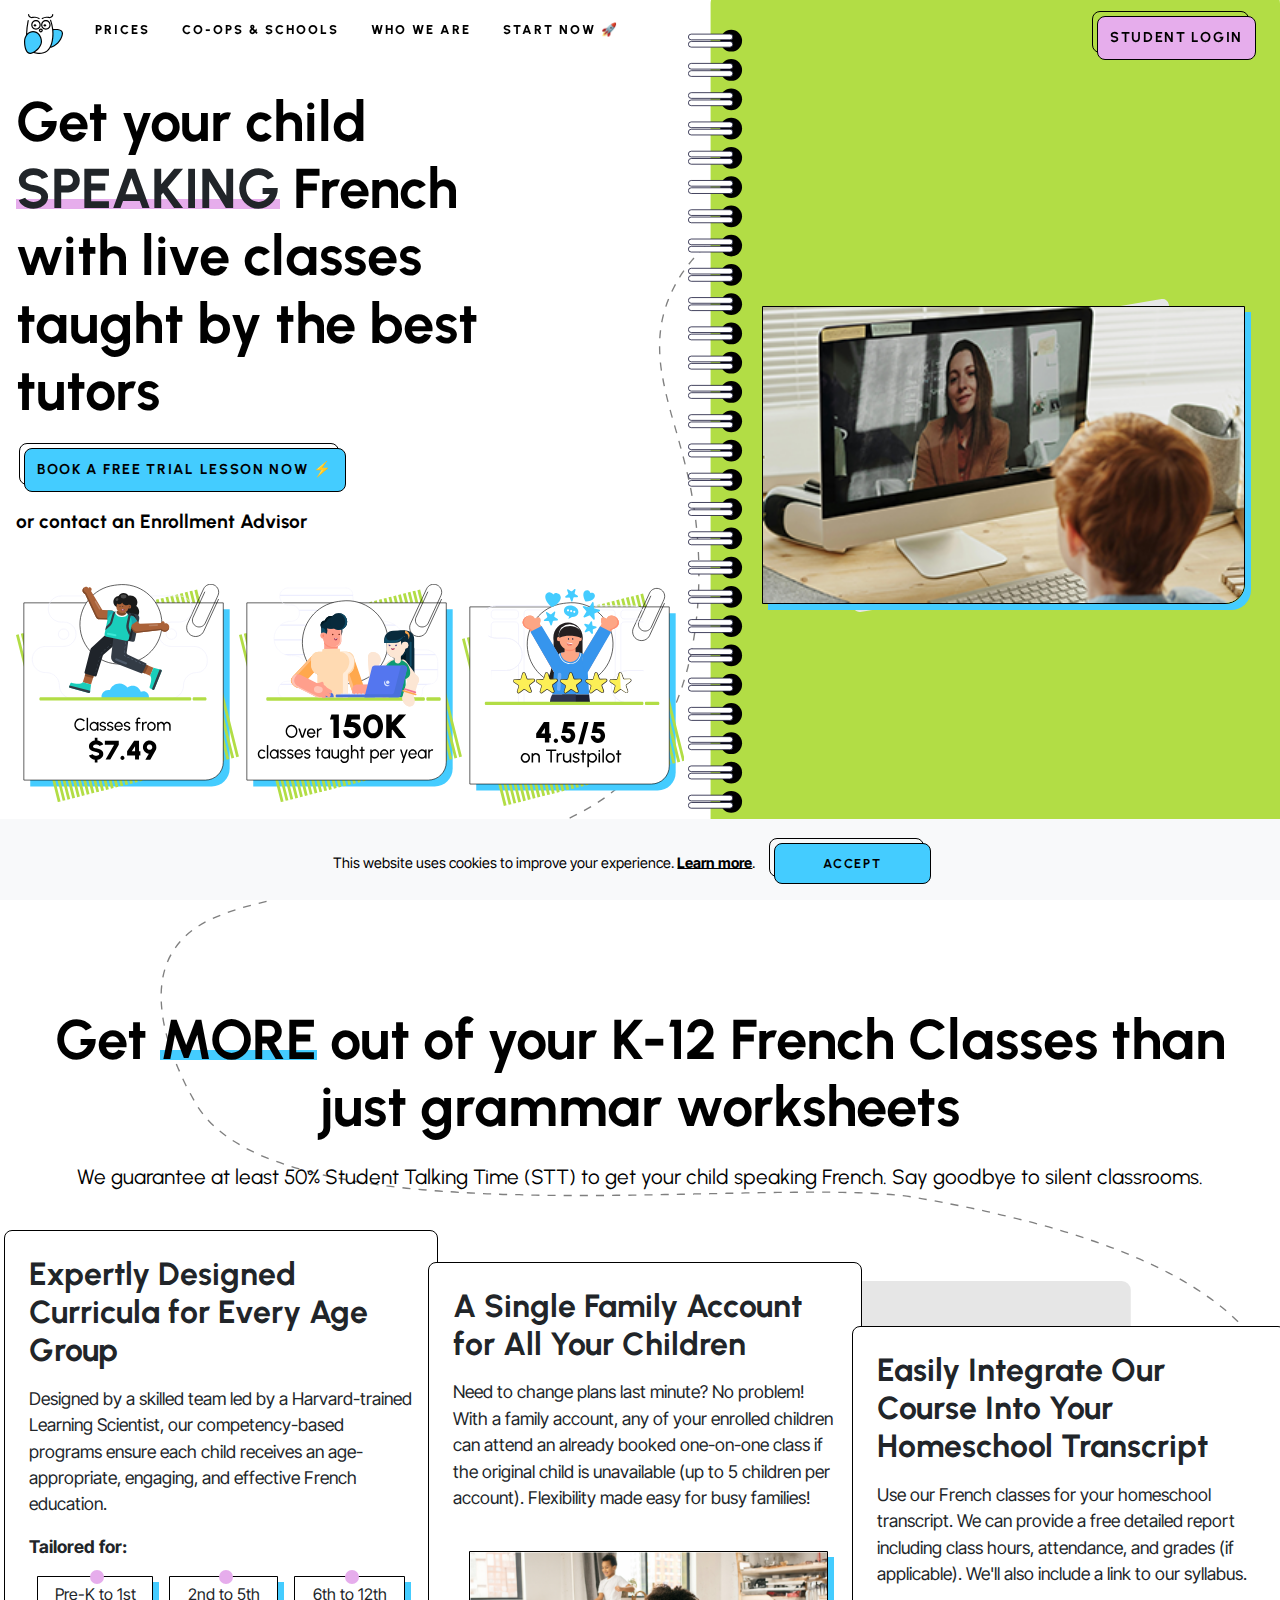
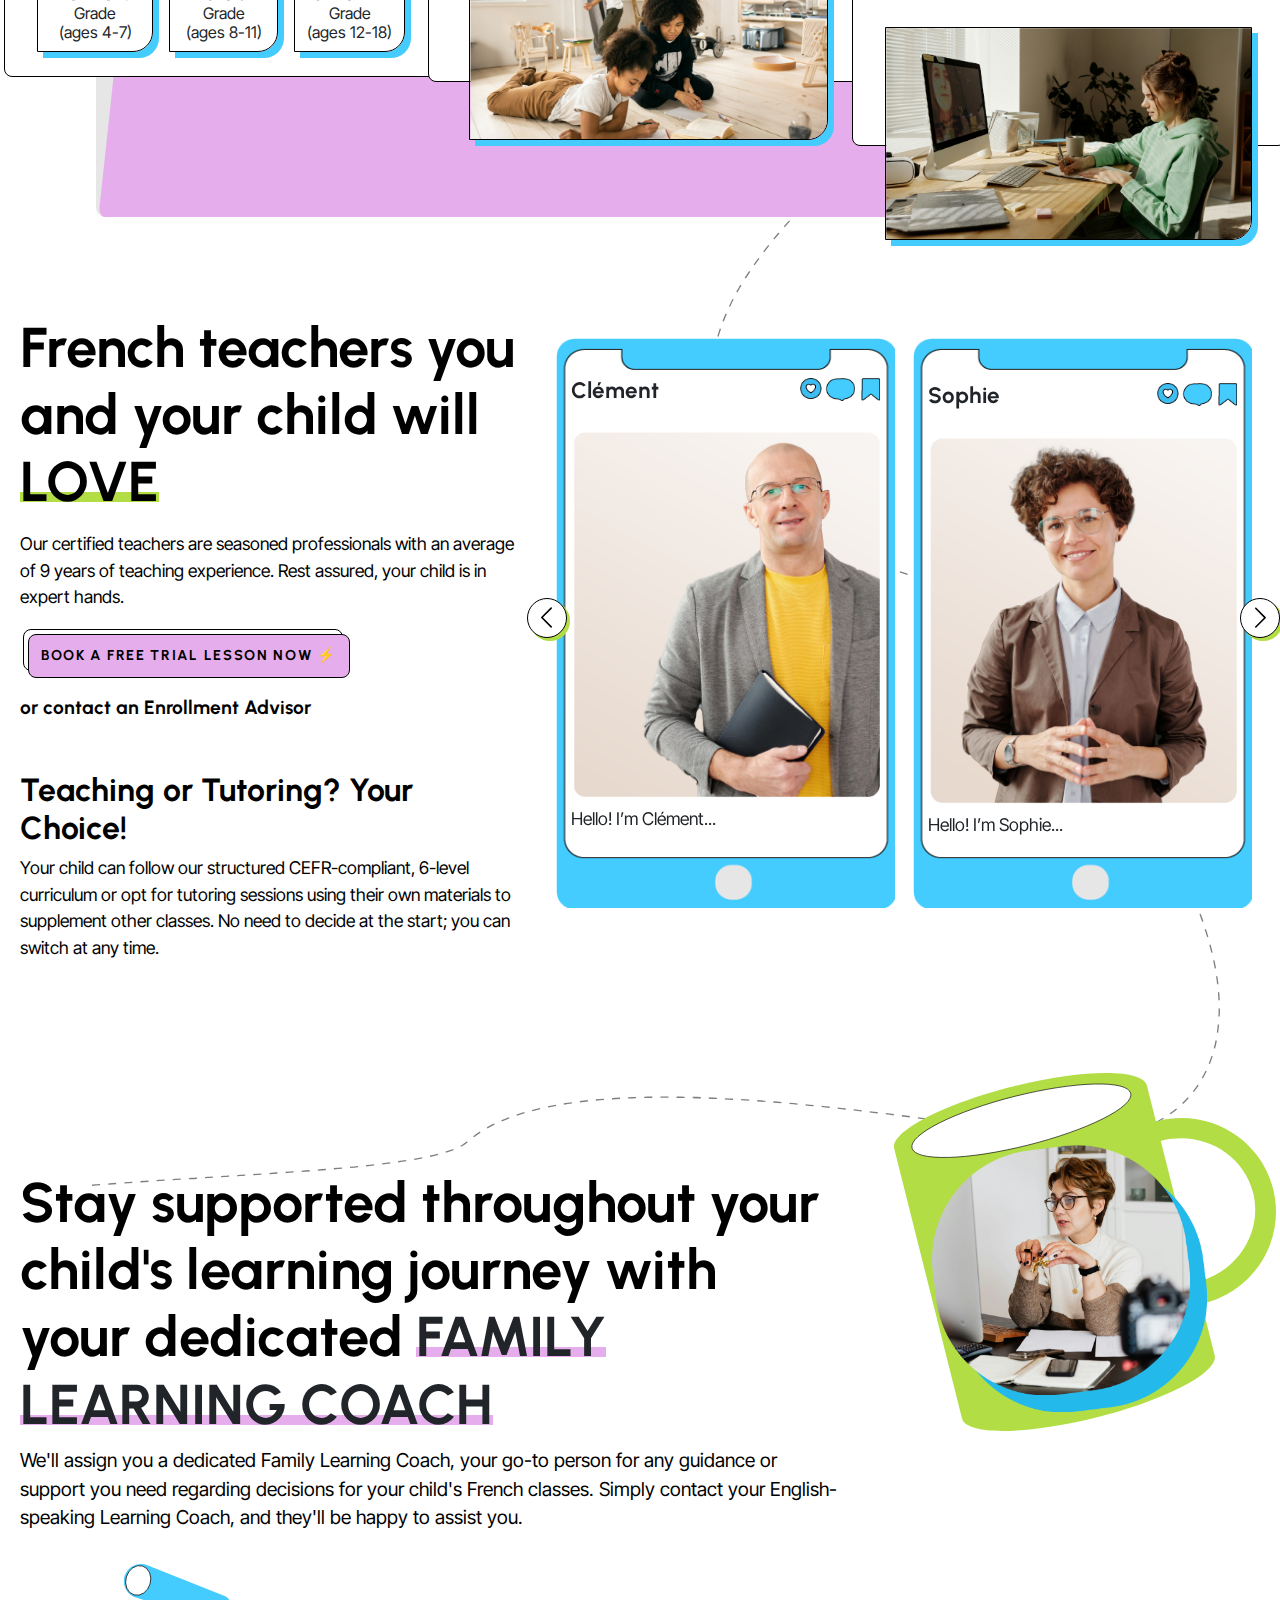
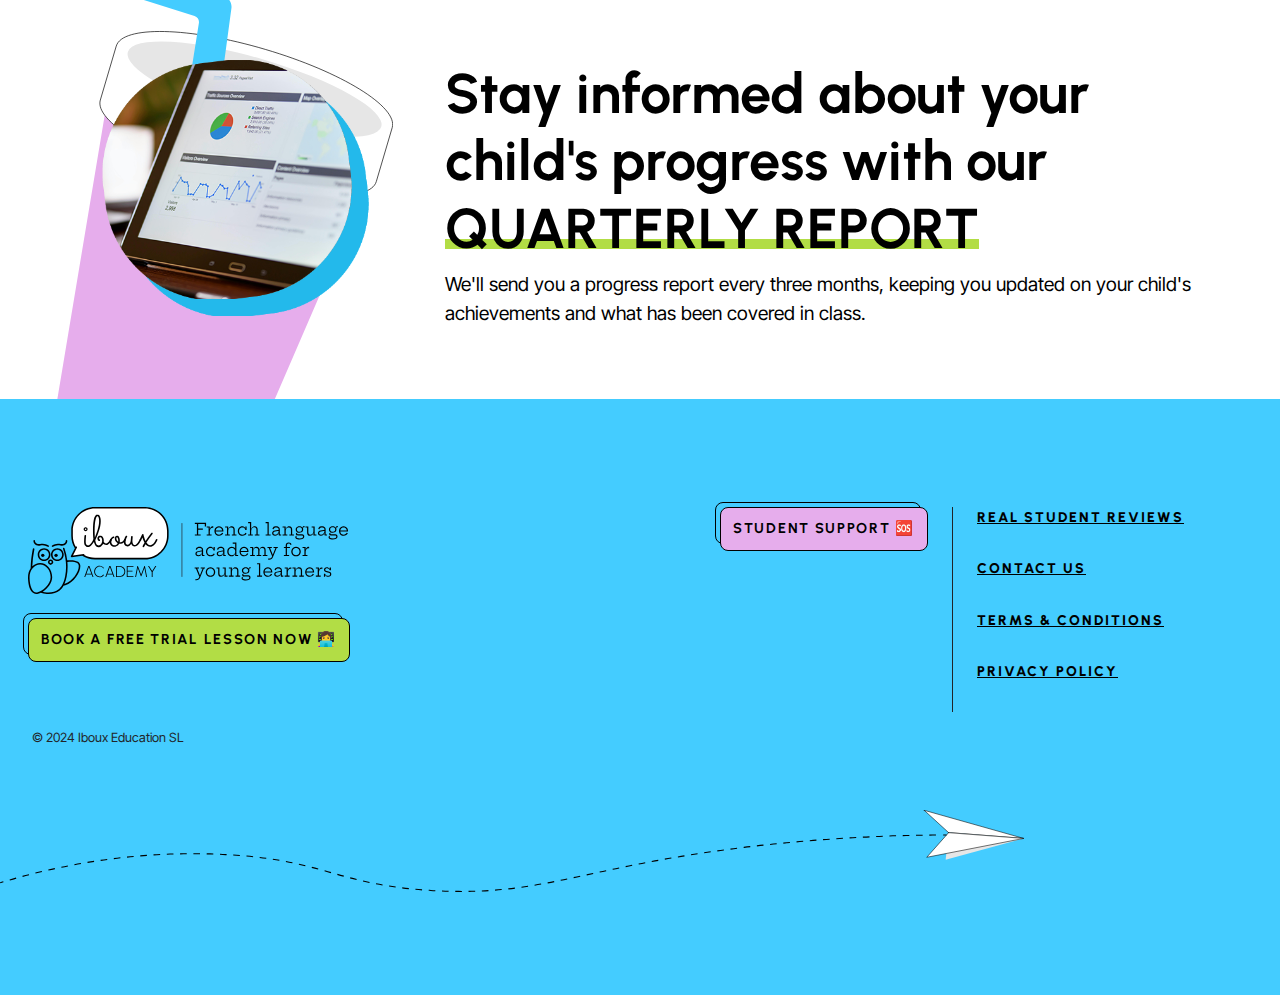
<file: index.html>
<!DOCTYPE html>
<html lang="es">

<head>
  <meta charset="UTF-8">
  <meta name="viewport" content="width=device-width, initial-scale=1.0">
  <title>Iboux</title>
  <link rel="icon" href="imagenes/favicon.png" type="image/png">
  <link rel="stylesheet" href="css/bootstrap.min.css">
  <link rel="stylesheet" href="css/bootstrap-icons.min.css">
  <link rel="stylesheet" type="text/css" href="slick/slick.css" />
  <link rel="stylesheet" href="css/style.css">
  <link rel="preconnect" href="https://fonts.googleapis.com">
  <link rel="preconnect" href="https://fonts.gstatic.com" crossorigin>
  <link
    href="https://fonts.googleapis.com/css2?family=Inter+Tight:ital,wght@0,400..700;1,400..700&family=Urbanist:ital,wght@0,400..900;1,400..900&display=swap"
    rel="stylesheet">
</head>

<body class="body-bg-1">
  <nav id="navbar" class="navbar navbar-expand-lg navbar-light fixed-top">
    <div class="container-fluid p-2 ps-lg-4 pe-lg-4">
      <a class="navbar-brand" href="index.html"><img src="imagenes/logo.svg" height="40px" width="auto" alt=""></a>
      <button class="navbar-toggler x-btn" type="button" data-bs-toggle="collapse"
        data-bs-target="#navbarSupportedContent" aria-controls="navbarSupportedContent" aria-expanded="false"
        aria-label="Toggle navigation">
        <span class="navbar-toggler-icon"></span>
        <span class="btn-close p-2 d-none" style="font-size:1.6em"></span>
      </button>
      <div class="collapse navbar-collapse text-center text-md-start" id="navbarSupportedContent">
        <ul class="navbar-nav me-auto mb-2 mb-md-2">
          <li class="nav-item px-2 px-md-2">
            <a class="nav-link" aria-current="page" href="price.html">Prices</a>
          </li>
          <li class="nav-item px-2 px-md-2">
            <a class="nav-link" href="co-ops_&_schools.html">Co-Ops & Schools</a>
          </li>
          <li class="nav-item px-2 px-md-2">
            <a class="nav-link " href="who-we-are.html">Who We Are</a>
          </li>
          <li class="nav-item px-2 px-md-2">
            <a class="nav-link " href="start-now.html">Start Now <span class="emoji">&#128640;</span></a>
          </li>
        </ul>
        <div class="d-block mx-auto mx-md-0 ">
          <div class="ps-2 ps-md-2 pt-2 pt-md-2 btn-borde text-center text-md-start">
            <a class="btn btn-outline-success btn-new btn-nav fondo-rosa" href="sign-up.html">STUDENT LOGIN</a>
          </div>
        </div>
      </div>
    </div>
  </nav>

  <div id="seccion-1" class="container-fluid">
    <div class="row">
      <div class="col-12">
        <div class="container-fluid p-3 cuaderno">
          <div class="row py-3 py-md-4 pb-0">
            <div class="col-12 col-md-7 py-4 py-md-5 pb-0 order-md-first order-last text-md-start text-center">
              <h1>Get your child
                <span class="mark">SPEAKING</span> French</span>
                with live classes taught
                by the best tutors
              </h1>
              <div class="ps-2 ps-md-2 pt-2 pt-md-2 pb-0 my-3 my-md-3">
                <button type="button" class="btn btn-lg btn-new">Book a free trial lesson now <span
                    class="emoji">&#9889;</span></button><br>
              </div>
              <a class="destacado" href="#">or contact an Enrollment Advisor</a>
              <div class="row mt-5 mt-md-5 pb-0 features">
                <div class="carousel-features p-0 pb-3">
                  <div>
                    <img src="imagenes/img-sec-1.svg" height="auto" width="100%" alt="Classes from $7.49">
                  </div>
                  <div>
                    <img src="imagenes/img-sec-2.svg" height="auto" width="100%" alt="Over 150k classes taught per year">
                  </div>
                  <div>
                    <img src="imagenes/img-sec-3.svg" height="auto" width="100%" alt="4.5/5 on Trustpilot">
                  </div>
                </div>
              </div>
            </div>
            <div class="col-12 col-md-5 p-md-5 p-4 px-2 px-md-3 fondo-img d-flex order-md-last order-first">
              <img class="img-1 d-block border-estandar ms-3 ms-md-0" src="imagenes/imagen-1.png" width="97%"
                height="auto" style="margin: auto 0px">
            </div>
          </div>
        </div>

      </div>
    </div>
  </div>
  <div id="seccion-2" class="container-xxl p-3 py-2 py-md-5 recuadro">
    <div class="row pt-2 pt-md-5">
      <div class="col-12 text-center">
        <h2>Get <span class="mark-2">MORE</span> out of your K-12 French Classes
          than just grammar worksheets</h2>
        <br>
        <h4 class="mb-md-3">We guarantee at least 50% Student Talking Time (STT) to get your child speaking French.
          Say goodbye to silent classrooms.
        </h4>
      </div>
    </div>
    <div class="row py-4 py-md-4 ">
      <div class="col-12 col-lg-4 px-0 px-lg-0">
        <div class="card border-cuadro mt-0">
          <div class="card-body p-4 p-md-4 text-left">
            <div class="card-title">
              <h3>
                Expertly Designed Curricula for Every Age Group
              </h3>
            </div>
            <div class="card-text">
              <p class="mt-3 mt-md-3">
                Designed by a skilled team led by a Harvard-trained Learning Scientist, our competency-based programs
                ensure each child receives an age-appropriate, engaging, and effective French education.
              </p>
              <p class="d-md-block d-none"><strong>Tailored for:</strong></p>
              <div class="d-md-none d-block">
                <div class="mx-3 mt-5 d-block p-3 border-estandar fondo-blanco urbanist">
                  <p class="text-center pb-0 p-2 fs-3 mb-0"><b>Tailored for:</b></span></p>
                  <ul class="fs-5 p-2 mb-0 lista-punto">
                    <li>Pre-K to 1st grade (ages 4-7)</li>
                    <li>2nd to 5th grade (ages 8-11)</li>
                    <li>6th to 12th grade (ages 12-18)</li>
                  </ul>
                </div>
              </div>
              <div class="d-none d-md-flex flex-nowarp justify-content-around ">
                <div class="p-2 mx-2 mx-md-2 text-center flex-fill border-estandar punto">
                  <p>Pre-K to 1st Grade<br>(ages 4-7)</p>
                </div>
                <div class="p-2 mx-2 mx-md-2 text-center flex-fill border-estandar punto">
                  <p>2nd to 5th Grade<br>(ages 8-11)</p>
                </div>
                <div class="p-2 mx-2 mx-md-2 text-center flex-fill border-estandar punto">
                  <p>6th to 12th Grade<br>(ages 12-18)</p>
                </div>
              </div>
            </div>
          </div>
        </div>
      </div>
      <div class="col-12 col-lg-4 pt-3 pt-lg-3 px-0 px-lg-0">
        <div class="card border-cuadro mt-3 mt-md-3">
          <div class="card-body p-4 p-md-4 text-left">
            <div class="card-title">
              <h3>
                A Single Family Account for All Your Children
              </h3>
            </div>
            <div class="card-text">
              <p class="mt-3 mt-md-3">
                Need to change plans last minute? No problem! With a family account, any of your enrolled children can
                attend an already booked one-on-one class if the original child is unavailable (up to 5 children per
                account). Flexibility made easy for busy families!
              </p>
              <img class="d-block mx-3 mx-md-3 mt-4 mt-md-4 border-estandar img-card-1" src="imagenes/imagen-2.png">
            </div>
          </div>
        </div>
      </div>
      <div class="col-12 col-lg-4 pt-0 pt-lg-5 px-0 px-lg-0">
        <div class="card border-cuadro mt-0 mt-md-5">
          <div class="card-body p-4 p-md-4 text-left">
            <div class="card-title">
              <h3>
                Easily Integrate Our Course Into Your Homeschool Transcript
              </h3>
            </div>
            <div class="card-text">
              <p class="mt-3 mt-md-3">
                Use our French classes for your homeschool transcript. We can provide a free detailed report including
                class hours, attendance, and grades (if applicable). We'll also include a link to our syllabus.
              </p>
              <img class="d-block mx-2 mx-md-2 mt-4 mt-md-4 border-estandar img-card-2" src="imagenes/imagen-3.png">
            </div>
          </div>
        </div>
      </div>
    </div>
  </div>
  <div id="seccion-3" class="container-fluid p-3 mt-md-5 py-5 py-md-5">
    <div class="row px-3 px-md-1">
      <div class="col-12 col-md-7 col-lg-5">
        <h2>French teachers you and your child will <span class="mark-3">LOVE</span></h2>
        <p class="mt-3 mt-md-3">
          Our certified teachers are seasoned professionals with an average of 9 years of teaching experience. Rest
          assured, your child is in expert hands.
        </p>
        <div class="ps-2 ps-md-2 pt-2 pt-md-2 my-3 my-md-3">
          <button type="button" class="btn btn-lg btn-new fondo-rosa">Book a free trial lesson now <span
              class="emoji">&#9889;</span></button><br>
        </div>
        <a class="destacado text-center" href="#">or contact an Enrollment Advisor</a>
        <div class="d-md-block d-none">
          <h3 class="mt-5 mt-md-5 mb-2 mb-md-2">
            Teaching or Tutoring? Your Choice!
          </h3>
          <p>
            Your child can follow our structured CEFR-compliant, 6-level curriculum or opt for tutoring sessions using
            their own materials to supplement other classes. No need to decide at the start; you can switch at any time.
          </p>
        </div>
      </div>

      <div class="col-12 col-md-5 col-lg-7 py-4 py-md-4">

        <div class="carousel-profesores">
          <div class="card p-0 pb-4">
            <div class="card-body p-4 p-md-4 d-flex flex-column justify-content-center">
              <div class="card-title text-left mt-3 mt-md-3">
                <h5 class="float-start">Clément</h5> <img class="float-end" src="imagenes/icon.png" width="80px"
                  height="auto">
              </div>
              <div class="card-text">
                <img class="my-2 my-md-2 d-block mx-auto" src="imagenes/imagen-2a.png" width="100%" height="auto">
                <p>Hello! I’m Clément... </p>
              </div>
            </div>
          </div>
          <div class="card p-0 pb-4 d-flex flex-column justify-content-center">
            <div class="card-body p-4 p-md-4 d-flex flex-column justify-content-center">
              <div class="card-title text-left mt-3 mt-md-3">
                <h5 class="float-start">Sophie</h5> <img class="float-end" src="imagenes/icon.png" width="80px"
                  height="auto">
              </div>
              <div class="card-text">
                <img class="my-2 my-md-2 d-block mx-auto" src="imagenes/imagen-2b.png" width="100%" height="auto">
                <p>Hello! I’m Sophie... </p>
              </div>
            </div>
          </div>
          <div class="card p-0 pb-4 d-flex flex-column justify-content-center">
            <div class="card-body p-4 p-md-4 d-flex flex-column justify-content-center">
              <div class="card-title text-left mt-3 mt-md-3">
                <h5 class="float-start">Clément</h5> <img class="float-end" src="imagenes/icon.png" width="80px"
                  height="auto">
              </div>
              <div class="card-text">
                <img class="my-2 my-md-2 d-block mx-auto" src="imagenes/imagen-2a.png" width="100%" height="auto">
                <p>Hello! I’m Clément... </p>
              </div>
            </div>
          </div>
          <div class="card p-0 pb-4 d-flex flex-column justify-content-center">
            <div class="card-body p-4 p-md-4 d-flex flex-column justify-content-center">
              <div class="card-title text-left mt-3 mt-md-3">
                <h5 class="float-start">Sophie</h5> <img class="float-end" src="imagenes/icon.png" width="80px"
                  height="auto">
              </div>
              <div class="card-text">
                <img class="my-2 my-md-2 d-block mx-auto" src="imagenes/imagen-2b.png" width="100%" height="auto">
                <p>Hello! I’m Sophie... </p>
              </div>
            </div>
          </div>
          <div class="card p-0 pb-4 d-flex flex-column justify-content-center">
            <div class="card-body p-4 p-md-4 d-flex flex-column justify-content-center">
              <div class="card-text">
                <h5 class="mt-5 mt-md-3">...and over 30 other amazing expert teachers ready to support you and your
                  family!</h5>
                <img src="imagenes/picture-cel.svg" width="100%" height="auto">
              </div>
            </div>
          </div>
        </div>
      </div>
      <div class="d-block d-md-none">
        <h3 class="mt-5 mt-md-5 mb-2 mb-md-2">
          Teaching or Tutoring? Your Choice!
        </h3>
        <p>
          Your child can follow our structured CEFR-compliant, 6-level curriculum or opt for tutoring sessions using
          their own materials to supplement other classes. No need to decide at the start; you can switch at any time.
        </p>
      </div>
    </div>
  </div>
  <div id="seccion-4" class="container-xxl px-3 pt-0 pt-md-5">
    <div class="row vaso-1 pt-5 pt-md-5 px-3 px-md-1">
      <div class="col-12 col-md-8 mt-5 mt-md-5 text-right text-md-start order-last order-md-first">
        <h2>Stay supported throughout your child's
          learning journey with your dedicated
          <span class="mark">FAMILY LEARNING COACH</span>
        </h2>
        <p>We'll assign you a dedicated Family Learning Coach, your go-to person for any guidance or support you need
          regarding decisions for your child's French classes. Simply contact your English-speaking Learning Coach, and
          they'll be happy to assist you.</p>
      </div>
      <div class="col-12 col-md-4 pb-0 pb-md-5 pt-0 pt-md-4 order-fist order-md-last">
        <img src="imagenes/imagen-4.png" class="circle-shadow mx-md-auto float-md-none float-end d-block">
      </div>
    </div>
    <div class="row mt-5 mt-md-3 mb-md-0 px-3 pb-0 pt-0 vaso-2">
      <div class="col-12 col-md-4 pb-0 pb-md-5 pt-0 pt-md-5 my-2 my-md-5 mb-md-2">
        <img src="imagenes/imagen-5.png" class="circle-shadow mx-md-auto float-md-none float-end d-block">
      </div>
      <div class="col-12 col-md-8 mt-3 mt-md-5 mb-2 pb-5 pb-md-5 ">
        <h2 class="mt-0 mt-md-5 mb-md-2">Stay informed about your child's progress with our <span
            class="mark-3">QUARTERLY REPORT</span></h2>
        <p>We'll send you a progress report every three months, keeping you updated on your child's achievements and
          what
          has been covered in class.</p>
      </div>
    </div>
  </div>

  <footer class="container-fluid text-dark">
    <div class="container-xxl p-3 pt-5">
      <div class="row">
        <div class="col-12 col-md-5 d-flex flex-column align-items-center justify-content-start align-items-md-start">
          <img src="imagenes/logo-full.svg" class="logo-footer m-0 mb-4">
            <a href="#"><button type="button" class="btn btn-new btn-nav fondo-verde">Book a free trial lesson now
              <span class="emoji">&#128105;&#8205;&#128187;</span></button></a>
        </div>
        <div class="col-12 col-md-4 mt-4 mt-md-0 pe-md-4 d-flex flex-column align-items-center justify-content-start align-items-md-end">
          <a href="#"><button type="button" class="btn btn-new btn-nav fondo-rosa">STUDENT SUPPORT <span
              class="emoji">&#127384;</span></button></a>
        </div>
        <div class="col-12 col-md-3 mt-4 mt-md-0 mb-5 mb-md-0 ps-md-4 text-center text-md-start border-md-start border-dark">
          <p><a href="#" class="nav-link">REAL STUDENT REVIEWS</a></p>
          <p><a href="#" class="nav-link">CONTACT US<br></a></p>
          <p><a href="#" class="nav-link">TERMS & CONDITIONS</a></p>
          <p><a href="#" class="nav-link">PRIVACY POLICY</a></p>
        </div>
      </div>
      <div class="row">
        <div class="col-12 p-3">
          <p class="copyright text-center text-md-start">© 2024 Iboux Education SL</p>
        </div>
      </div>
    </div>
  </footer>

  
  <div id="cookies" class="container-fluid text-center bg-light fixed-bottom">
    <div class="row">
      <div class="col-12 pt-4 pt-md-4">
        <p class="cookies">This website uses cookies to improve your experience. <a href="#" class="under">Learn
            more</a>. 
          <button id="btn-cookies" class="btn btn-new mx-5 px-5 mx-md-3 my-4 my-md-0 d-block d-md-inline mx-auto">Accept</button>
        </p>
      </div>
    </div>
  </div>

  <script src="js/jquery-3.6.0.min.js"></script>
  <script src="js/bootstrap.bundle.min.js"></script>
  <script type="text/javascript" src="slick/slick.min.js"></script>
  <script type="text/javascript" src="js/script.js"></script>
</body>

</html>
</file>
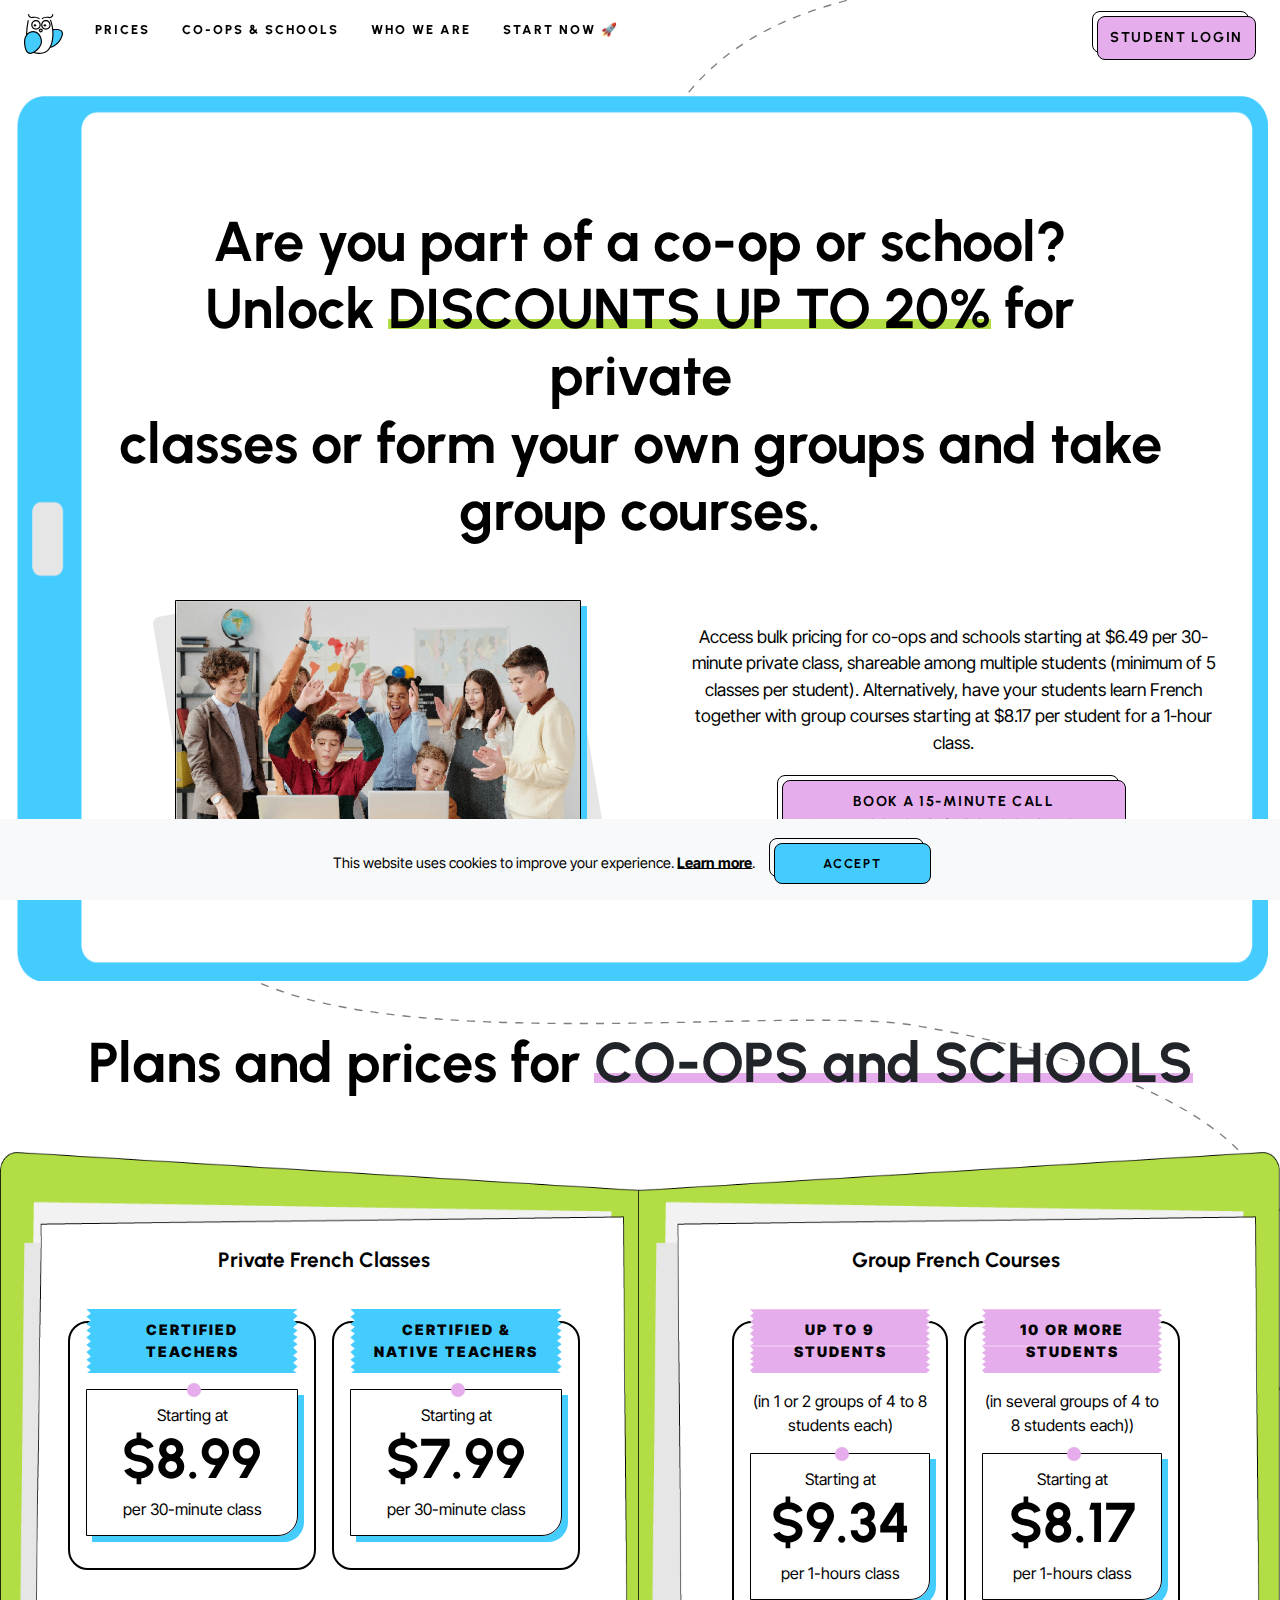
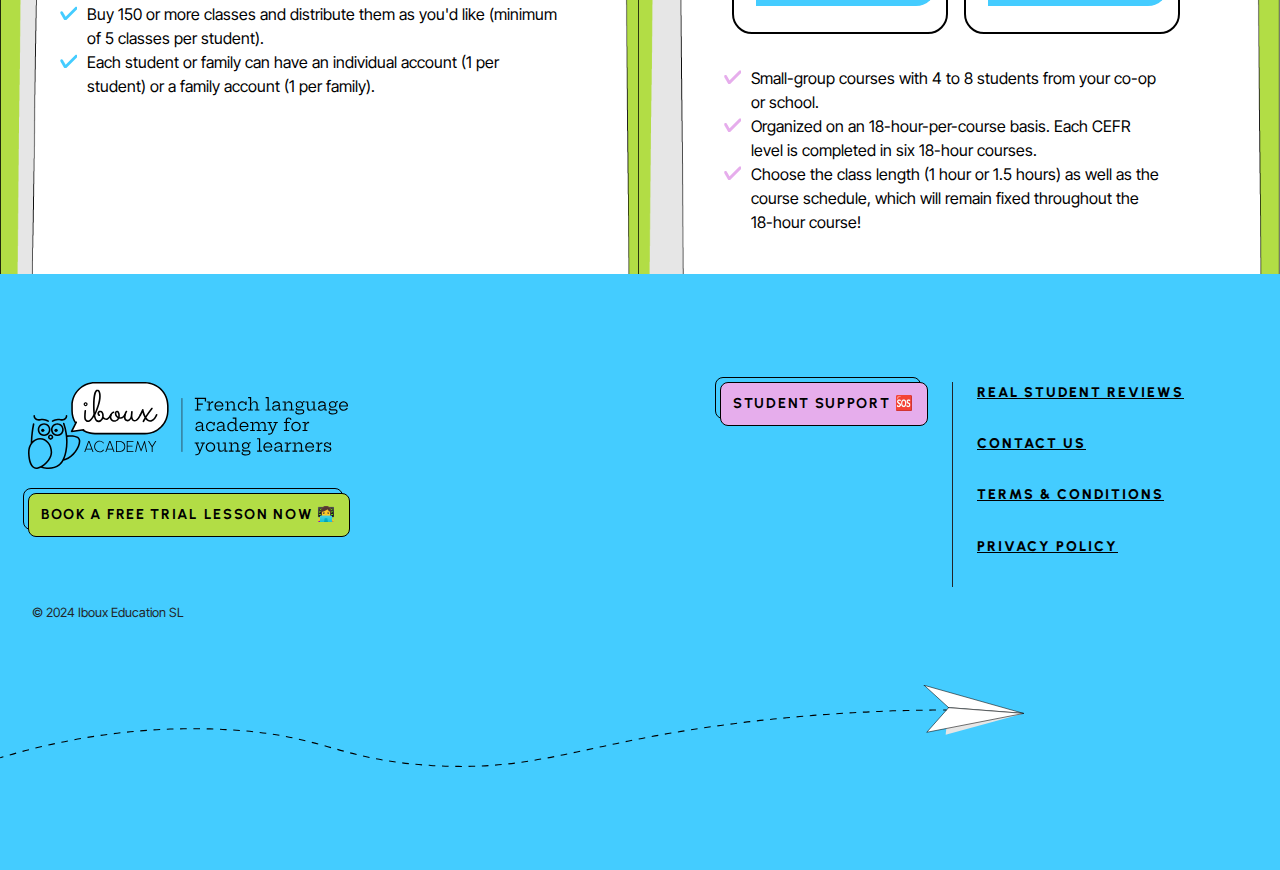
<file: co-ops_&_schools.html>
<!DOCTYPE html>
<html lang="es">
<head>
    <meta charset="UTF-8">
    <meta name="viewport" content="width=device-width, initial-scale=1.0">
    <title>Iboux</title>
    <link rel="icon" href="imagenes/favicon.png" type="image/png">
    <link rel="stylesheet" href="css/bootstrap.min.css">
    <link rel="stylesheet" href="css/bootstrap-icons.min.css">
    <link rel="stylesheet" type="text/css" href="slick/slick.css"/>
    <link rel="stylesheet" href="css/style.css">
    <link rel="preconnect" href="https://fonts.googleapis.com">
    <link rel="preconnect" href="https://fonts.gstatic.com" crossorigin>
    <link href="https://fonts.googleapis.com/css2?family=Inter+Tight:ital,wght@0,400..700;1,400..700&family=Urbanist:ital,wght@0,400..900;1,400..900&display=swap" rel="stylesheet">
</head>
<body>
  <nav id="navbar" class="navbar navbar-expand-lg navbar-light fixed-top">
    <div class="container-fluid p-2 ps-lg-4 pe-lg-4">
      <a class="navbar-brand" href="index.html"><img src="imagenes/logo.svg" height="40px" width="auto" alt=""></a>
      <button class="navbar-toggler x-btn" type="button" data-bs-toggle="collapse" data-bs-target="#navbarSupportedContent" aria-controls="navbarSupportedContent" aria-expanded="false" aria-label="Toggle navigation">
        <span class="navbar-toggler-icon"></span>
        <span class="btn-close p-2 d-none" style="font-size:1.6em"></span>
      </button>
      <div class="collapse navbar-collapse text-center text-md-start" id="navbarSupportedContent">
        <ul class="navbar-nav me-auto mb-2 mb-md-2">
          <li class="nav-item px-2 px-md-2">
            <a class="nav-link" aria-current="page" href="price.html">Prices</a>
          </li>
          <li class="nav-item px-2 px-md-2">
            <a class="nav-link" href="co-ops_&amp;_schools.html">Co-Ops &amp; Schools</a>
          </li>
          <li class="nav-item px-2 px-md-2">
            <a class="nav-link " href="who-we-are.html">Who We Are</a>
          </li>
          <li class="nav-item px-2 px-md-2">
            <a class="nav-link " href="start-now.html">Start Now <span class="emoji">🚀</span></a>
          </li>
        </ul>
        <div class="d-block mx-auto mx-md-0 ">
          <div class="ps-2 ps-md-2 pt-2 pt-md-2 btn-borde text-center text-md-start">
            <a class="btn btn-outline-success btn-new btn-nav fondo-rosa" href="sign-up.html">STUDENT LOGIN</a>
          </div>
        </div>
      </div>
    </div>
  </nav>

  <div id="seccion-001" class="container-fluid">
    <div class="row">
      <div class="col-12 mt-4 mt-md-5 pt-md-5">
        <div class="container-xxl pb-md-5 pt-md-3">
          <div class="row my-3 my-md-5">
            <div class="col-12 col-md-7 d-block d-md-none">
              <div class="d-block m-md-5 ps-md-5 pt-md-5 pt-3 pb-3 fondo-img">
                <img class="border-estandar d-block m-md-5" src="imagenes/imagen-7.png">
              </div>
            </div>
            <div class="col-12 text-center px-md-5 ">
              <h1 class="mt-3 mt-md-5 px-md-5">Are you part of a co-op or school?<br>
                Unlock <span class="mark-3">DISCOUNTS UP TO 20%</span> for private<br>
                classes or form your own groups and take group courses.
              </h1>
            </div>
          </div>
          <div class="row mb-4">
              <div class="col-md-1 d-none d-md-block"></div>
              <div class="col-12 col-md-5 d-none d-md-block ">
                <div class="d-block mx-4 fondo-img">
                  <img class="border-estandar d-block mx-auto" src="imagenes/imagen-7.png" style="width: 90%; height: auto; margin: 0px;">
                </div>
              </div>
              <div class="col-12 col-md-6 text-center px-md-4">
                <p class="mt-0 mt-md-4 mb-4 mx-md-4">Access bulk pricing for co-ops and schools starting at $6.49 per 30-minute private class, shareable 
                  among multiple students (minimum of 5 classes per student). Alternatively, have your students learn French together with 
                  group courses starting at $8.17 per student for a 1-hour class.</p>
                <button id="15min" href="#" class="btn btn-lg btn-new fondo-rosa text-center ">Book a 15-minute call
                  <p class="mb-0">with a Co-Ops &amp; Schools Agent</p>
                </button>
                <p class="mt-3">
                  <a href="contact-us.html" class="under text-dark fs-5"><b>or contact us here</b></a>
                </p>
              </div>
            </div>
        </div>
      </div>
    </div>
  </div>
  <div id="calender" class="container-xxl mb-md-0 mb-5 ">
    <div class="row">
      <div class="col-12">
        <div class="form-holder">
          <div class="calendly-form-wrapper form-scale">
              <div class="inner">
                  <!-- Calendly inline widget begin -->
                    <div class="calendly-inline-widget calendly-mobile" data-url="https://calendly.com/iboux-trials_intl/french?hide_gdpr_banner=1&amp;text_color=515154&amp;primary_color=127eff" style="position: relative;-webkit-overflow-scrolling:touch;min-width:320px;height:630px;" data-processed="true"><div class="calendly-spinner"><div class="calendly-bounce1"></div><div class="calendly-bounce2"></div><div class="calendly-bounce3"></div></div>
                    <iframe src="https://calendly.com/iboux-trials_intl/french?embed_domain=www.iboux.com&amp;embed_type=Inline&amp;hide_gdpr_banner=1&amp;text_color=515154&amp;primary_color=127eff" width="100%" height="700px" frameborder="0" title="Select a Date &amp; Time - Calendly"></iframe></div>
                    <script type="text/javascript" src="https://assets.calendly.com/assets/external/widget.js" async=""></script>
                  <!-- Calendly inline widget end -->                            
              </div>
          </div>
        </div>
      </div>
    </div>
  </div>

    <div id="seccion-002" class="container-fluid">
      <div class="row">
        <div class="col-12 p-0">
          <div class="container-xxl">
            <div class="row">
              <div class="col-12 text-center my-5 mb-5">
                <h2>Plans and prices for <span class="mark">CO-OPS and SCHOOLS</span></h2>
              </div>
          </div>
          </div>
          <div class="container-xxl carpeta-verde pt-md-5">
            <div class="row px-md-2 px-0 ">
              <div class="col-12 col-md-6 pt-5 px-0 px-md-5 hoja-1">
                <h4 class="text-center mb-5 mb-md-4 d-block">
                 <b> Private French Classes</b>
                </h4>
                <div class="container-fluid px-0">
                  <div class="row px-0 px-md-3 list-price-1">
                    <div class="col-6 px-1 px-md-2">
                      <div class="text-center cont-price p-3 p-md-3 mt-0 mt-md-4">
                        <p class="cinta-2">CERTIFIED TEACHERS</p>
                        <div class="border-estandar punto py-3 mb-3">
                          <p class="mb-0">
                            Starting at
                          </p>
                          <h2>
                            $8.99
                          </h2>
                          <p>per 30-minute class</p>
                        </div>
                      </div>
                    </div>
                    <div class="col-6 px-1 px-md-2">
                      <div class="text-center cont-price p-3 p-md-3 mt-0 mt-md-4">
                        <p class="cinta-2">CERTIFIED &amp; NATIVE TEACHERS</p>
                        <div class="border-estandar punto py-3 mb-3">
                          <p class="mb-0">
                            Starting at
                          </p>
                          <h2>
                            $7.99
                          </h2>
                          <p>per 30-minute class</p>
                        </div>
                      </div>
                    </div>
                    <div class="col-12 ps-4 ps-md-2">
                      <ul class="check-1 mt-3 mb-4 p-3">
                        <li>Buy 150 or more classes and distribute them as you'd like (minimum of 5 classes per student).</li>
                        <li>Each student or family can have an individual account (1 per student) or a family account (1 per family).</li>
                      </ul>
                    </div>
                  </div>
                </div>
              </div>
              
              <div class="col-12 col-md-6 pt-5 px-0 px-md-5 hoja-2">
                <h4 class="text-center mb-5 mb-md-4 d-block">
                 <b>Group French Courses</b>
                </h4>
                <div class="container-fluid px-0">
                  <div class="row px-md-5 list-price-1">
                    <div class="col-6 px-1 px-md-2">
                      <div class="text-center cont-price p-3 p-md-3 mt-0 mt-md-4">
                        <p class="cinta-3">UP TO 9 STUDENTS</p>
                        <p class="mt-0 fs-6">(in 1 or 2 groups of 4 to 8 students each)</p>
                        <div class="border-estandar punto py-3 mb-3">
                          <p class="mb-0">
                            Starting at
                          </p>
                          <h2>
                            $9.34
                          </h2>
                          <p>per 1-hours class</p>
                        </div>
                      </div>
                    </div>
                    <div class="col-6 px-1 px-md-2">
                      <div class="text-center cont-price p-3 p-md-3 mt-0 mt-md-4">
                        <p class="cinta-3">10 OR MORE STUDENTS</p>
                        <p class="mt-0 fs-6">(in several groups of 4 to 8 students each))</p>
                        <div class="border-estandar punto py-3 mb-3">
                          <p class="mb-0">
                            Starting at
                          </p>
                          <h2>
                            $8.17
                          </h2>
                          <p>per 1-hours class</p>
                        </div>
                      </div>
                    </div>
                    <div class="col-12 ps-4 ps-md-2">
                      <ul class="check-2 mt-3 mb-4 p-3">
                        <li>Small-group courses with 4 to 8 students from your co-op or school.</li>
                        <li>Organized on an 18-hour-per-course basis. Each CEFR level is completed in six 18-hour courses.</li>
                        <li>Choose the class length (1 hour or 1.5 hours) as well as the course schedule, which will remain fixed throughout the 18-hour course!</li>
                      </ul>
                    </div>
                  </div>
                </div>
              </div>
            </div>
          </div>
        </div>
      </div>
    </div>

    <footer class="container-fluid text-dark">
      <div class="container-xxl p-3 pt-5">
        <div class="row">
          <div class="col-12 col-md-5 d-flex flex-column align-items-center justify-content-start align-items-md-start">
            <img src="imagenes/logo-full.svg" class="logo-footer m-0 mb-4">
              <a href="#"><button type="button" class="btn btn-new btn-nav fondo-verde">Book a free trial lesson now
                <span class="emoji">&#128105;&#8205;&#128187;</span></button></a>
          </div>
          <div class="col-12 col-md-4 mt-4 mt-md-0 pe-md-4 d-flex flex-column align-items-center justify-content-start align-items-md-end">
            <a href="#"><button type="button" class="btn btn-new btn-nav fondo-rosa">STUDENT SUPPORT <span
                class="emoji">&#127384;</span></button></a>
          </div>
          <div class="col-12 col-md-3 mt-4 mt-md-0 mb-5 mb-md-0 ps-md-4 text-center text-md-start border-md-start border-dark">
            <p><a href="#" class="nav-link">REAL STUDENT REVIEWS</a></p>
            <p><a href="#" class="nav-link">CONTACT US<br></a></p>
            <p><a href="#" class="nav-link">TERMS & CONDITIONS</a></p>
            <p><a href="#" class="nav-link">PRIVACY POLICY</a></p>
          </div>
        </div>
        <div class="row">
          <div class="col-12 p-3">
            <p class="copyright text-center text-md-start">© 2024 Iboux Education SL</p>
          </div>
        </div>
      </div>
    </footer>
  
    
    <div id="cookies" class="container-fluid text-center bg-light fixed-bottom">
      <div class="row">
        <div class="col-12 pt-4 pt-md-4">
          <p class="cookies">This website uses cookies to improve your experience. <a href="#" class="under">Learn
              more</a>. 
            <button id="btn-cookies" class="btn btn-new mx-5 px-5 mx-md-3 my-4 my-md-0 d-block d-md-inline mx-auto">Accept</button>
          </p>
        </div>
      </div>
    </div>
   
    <script src="js/jquery-3.6.0.min.js"></script>
    <script src="js/bootstrap.bundle.min.js"></script>
    <script src="js/script.js"></script>

</body>
</html>
</file>
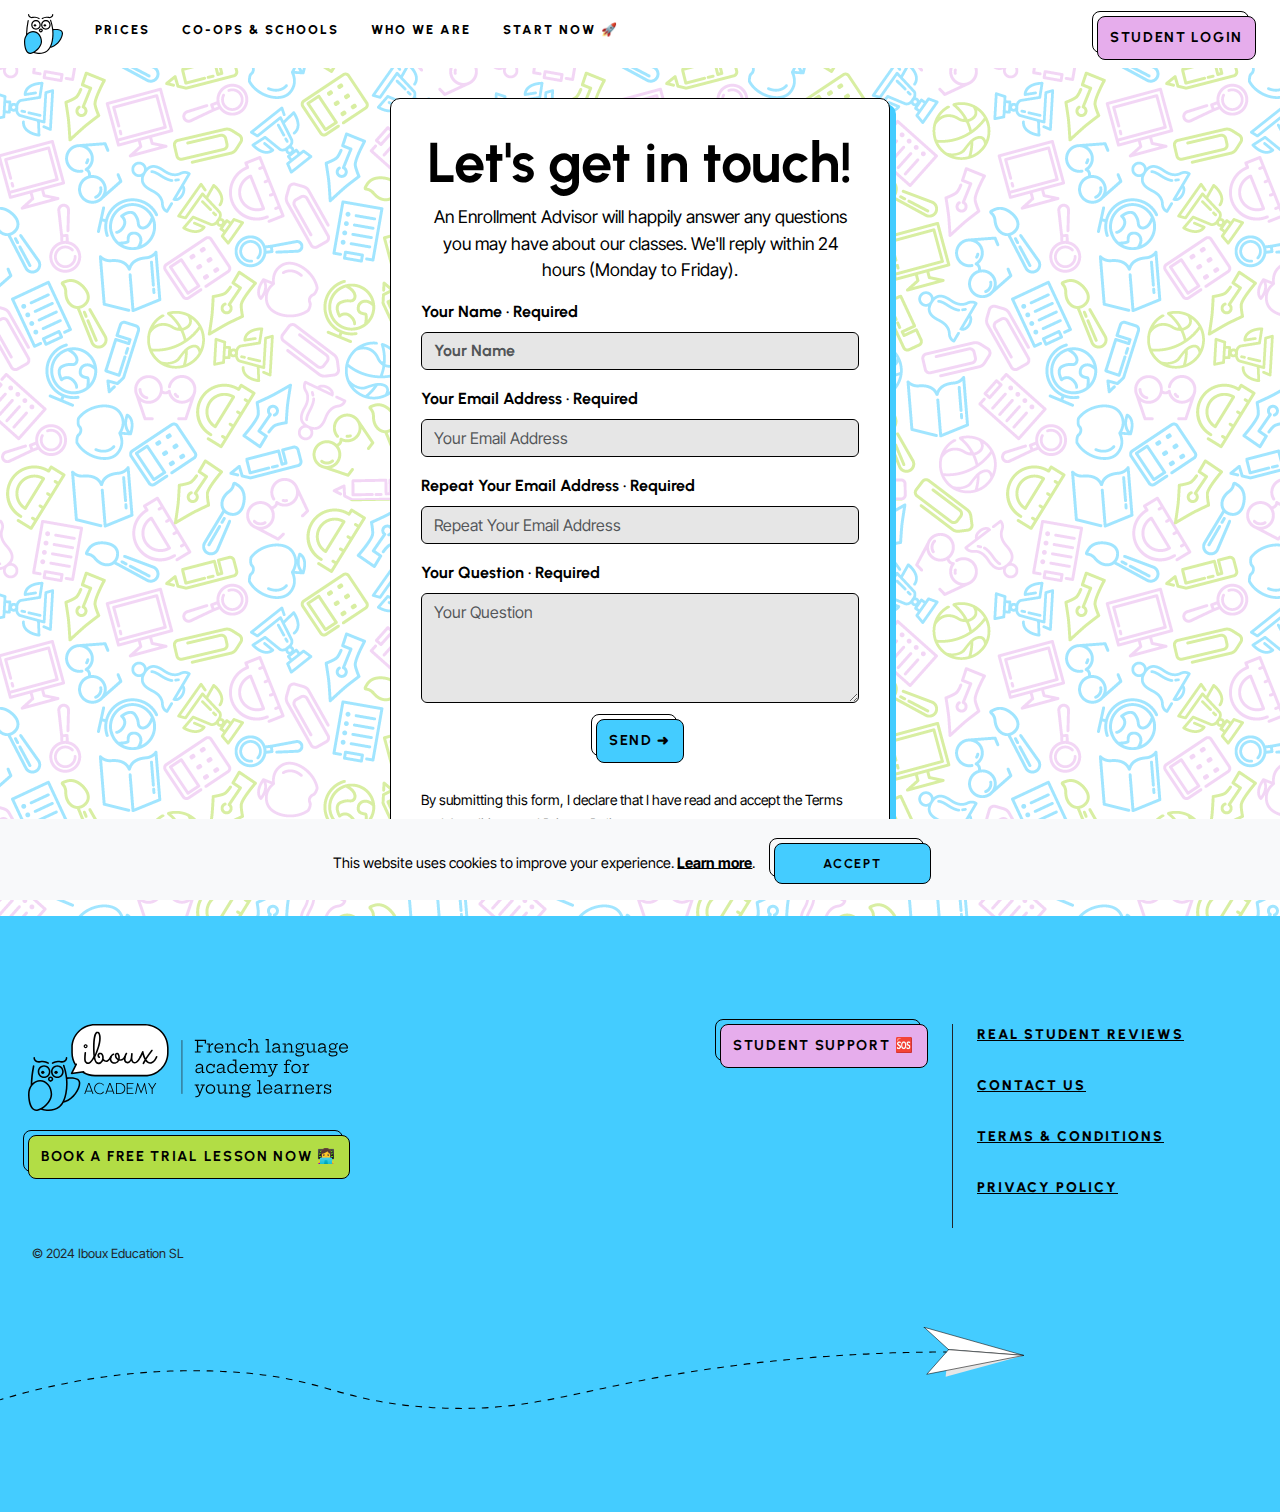
<file: contact-us.html>
<!DOCTYPE html>
<html lang="es">
  <head>
    <meta charset="UTF-8">
    <meta name="viewport" content="width=device-width, initial-scale=1.0">
    <title>Iboux</title>
    <link rel="icon" href="imagenes/favicon.png" type="image/png">
    <link rel="stylesheet" href="css/bootstrap.min.css">
    <link rel="stylesheet" href="css/bootstrap-icons.min.css">
    <link rel="stylesheet" type="text/css" href="slick/slick.css"/>
    <link rel="stylesheet" href="css/style.css">
    <link rel="preconnect" href="https://fonts.googleapis.com">
    <link rel="preconnect" href="https://fonts.gstatic.com" crossorigin>
    <link href="https://fonts.googleapis.com/css2?family=Inter+Tight:ital,wght@0,400..700;1,400..700&family=Urbanist:ital,wght@0,400..900;1,400..900&display=swap" rel="stylesheet">
</head>
<body class="body-login"> 
  <nav id="navbar" class="navbar navbar-expand-lg navbar-light fixed-top bg-white">
    <div class="container-fluid p-2 ps-lg-4 pe-lg-4">
          <a class="navbar-brand" href="index.html"><img src="imagenes/logo.svg" height="40px" width="auto" alt=""></a>
          <button class="navbar-toggler x-btn" type="button" data-bs-toggle="collapse" data-bs-target="#navbarSupportedContent" aria-controls="navbarSupportedContent" aria-expanded="false" aria-label="Toggle navigation">
            <span class="navbar-toggler-icon"></span>
            <span class="btn-close p-2 d-none" style="font-size:1.6em"></span>
          </button>
          <div class="collapse navbar-collapse text-center text-md-start" id="navbarSupportedContent">
            <ul class="navbar-nav me-auto mb-2 mb-md-2">
              <li class="nav-item px-2 px-md-2">
                <a class="nav-link" aria-current="page" href="price.html">Prices</a>
              </li>
              <li class="nav-item px-2 px-md-2">
                <a class="nav-link" href="co-ops_&_schools.html">Co-Ops & Schools</a>
              </li>
              <li class="nav-item px-2 px-md-2">
                <a class="nav-link " href="who-we-are.html">Who We Are</a>
              </li>
              <li class="nav-item px-2 px-md-2">
                <a class="nav-link " href="start-now.html">Start Now <span class="emoji">&#128640;</span></a>
              </li>
            </ul>
            <div class="d-block mx-auto mx-md-0 ">
              <div class="ps-2 ps-md-2 pt-2 pt-md-2 btn-borde text-center text-md-start">
                <a class="btn btn-outline-success btn-new btn-nav fondo-rosa" href="sign-up.html" >STUDENT LOGIN</a>
              </div>
            </div>
          </div>
        </div>
    </nav>

    <div id="login" class="container-fluid pt-5">
      <div class="row">
        <div class="col-12 col-md-3"></div>
        <div class="col-12 col-md-6">
          <div class="contact-form">
            <h2>Let's get in touch!</h2>
            <p class="text-center">An Enrollment Advisor will happily answer any questions you may have about our classes. We'll reply within 24 hours (Monday to Friday).</p>
            <form>
                <div class="mb-3">
                    <label for="name" class="form-label">Your Name · Required</label>
                    <input type="text" class="form-control" id="name" placeholder="Your Name">
                </div>
                <div class="mb-3">
                    <label for="email" class="form-label">Your Email Address · Required</label>
                    <input type="email" class="form-control" id="email" placeholder="Your Email Address">
                </div>
                <div class="mb-3">
                    <label for="email-confirm" class="form-label">Repeat Your Email Address · Required</label>
                    <input type="email" class="form-control" id="email-confirm" placeholder="Repeat Your Email Address">
                </div>
                <div class="mb-3">
                    <label for="question" class="form-label">Your Question · Required</label>
                    <textarea class="form-control" id="question" rows="4" placeholder="Your Question"></textarea>
                </div>
                
                <div class="d-block" class="mt-5" style="z-index: 0; position: relative;">
                  <button id="next" type="submit" class="btn btn-new d-flex mx-auto">Send ➜</button>
                </div>
                <br>
                <small>By submitting this form, I declare that I have read and accept the Terms and Conditions and Privacy Policy.</small>
            </form>
          </div>
        </div>
        <div class="col-12 col-md-3"></div>
      </div>
    </div>

    <footer class="container-fluid text-dark">
      <div class="container-xxl p-3 pt-5">
        <div class="row">
          <div class="col-12 col-md-5 d-flex flex-column align-items-center justify-content-start align-items-md-start">
            <img src="imagenes/logo-full.svg" class="logo-footer m-0 mb-4">
              <a href="#"><button type="button" class="btn btn-new btn-nav fondo-verde">Book a free trial lesson now
                <span class="emoji">&#128105;&#8205;&#128187;</span></button></a>
          </div>
          <div class="col-12 col-md-4 mt-4 mt-md-0 pe-md-4 d-flex flex-column align-items-center justify-content-start align-items-md-end">
            <a href="#"><button type="button" class="btn btn-new btn-nav fondo-rosa">STUDENT SUPPORT <span
                class="emoji">&#127384;</span></button></a>
          </div>
          <div class="col-12 col-md-3 mt-4 mt-md-0 mb-5 mb-md-0 ps-md-4 text-center text-md-start border-md-start border-dark">
            <p><a href="#" class="nav-link">REAL STUDENT REVIEWS</a></p>
            <p><a href="#" class="nav-link">CONTACT US<br></a></p>
            <p><a href="#" class="nav-link">TERMS & CONDITIONS</a></p>
            <p><a href="#" class="nav-link">PRIVACY POLICY</a></p>
          </div>
        </div>
        <div class="row">
          <div class="col-12 p-3">
            <p class="copyright text-center text-md-start">© 2024 Iboux Education SL</p>
          </div>
        </div>
      </div>
    </footer>
  
    
    <div id="cookies" class="container-fluid text-center bg-light fixed-bottom">
      <div class="row">
        <div class="col-12 pt-4 pt-md-4">
          <p class="cookies">This website uses cookies to improve your experience. <a href="#" class="under">Learn
              more</a>. 
            <button id="btn-cookies" class="btn btn-new mx-5 px-5 mx-md-3 my-4 my-md-0 d-block d-md-inline mx-auto">Accept</button>
          </p>
        </div>
      </div>
    </div>
   
    <script src="js/jquery-3.6.0.min.js"></script>
    <script src="js/bootstrap.bundle.min.js"></script>
    <script src="js/script.js"></script>
</body>
</html>
</file>
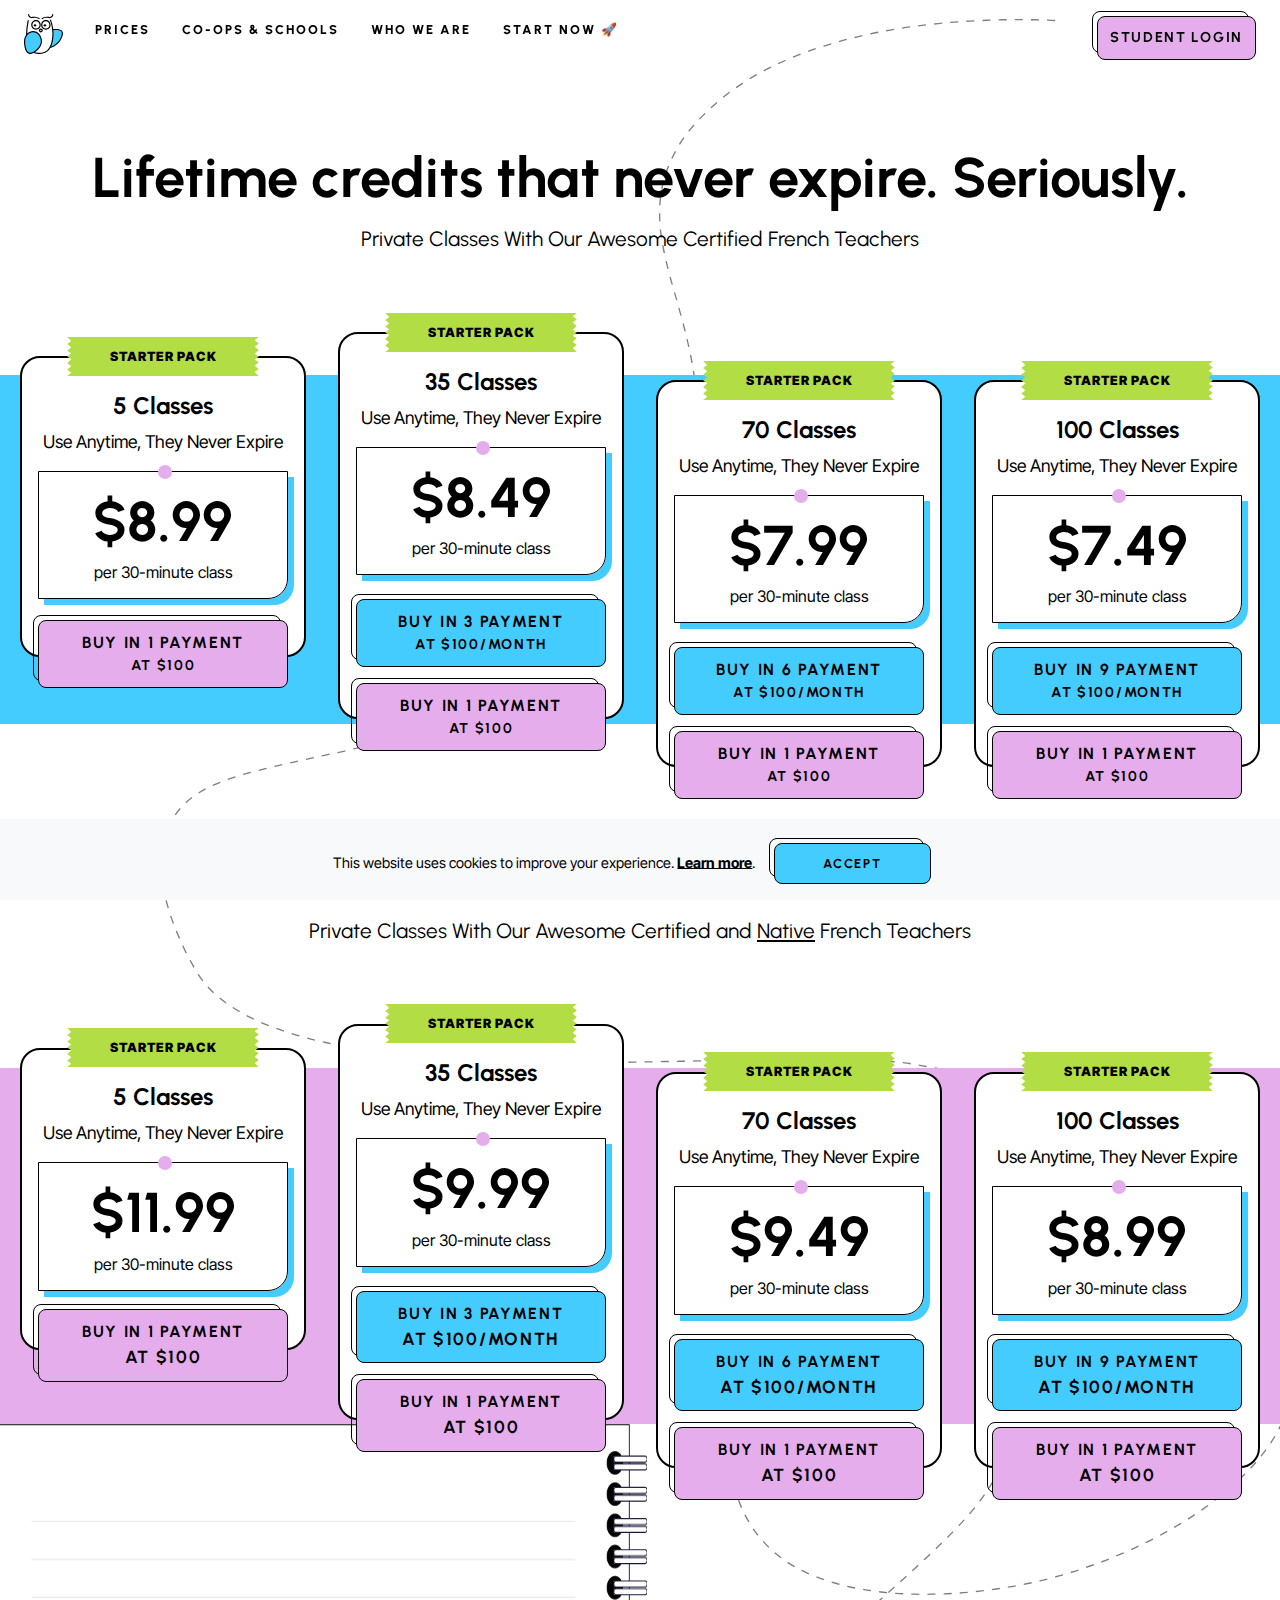
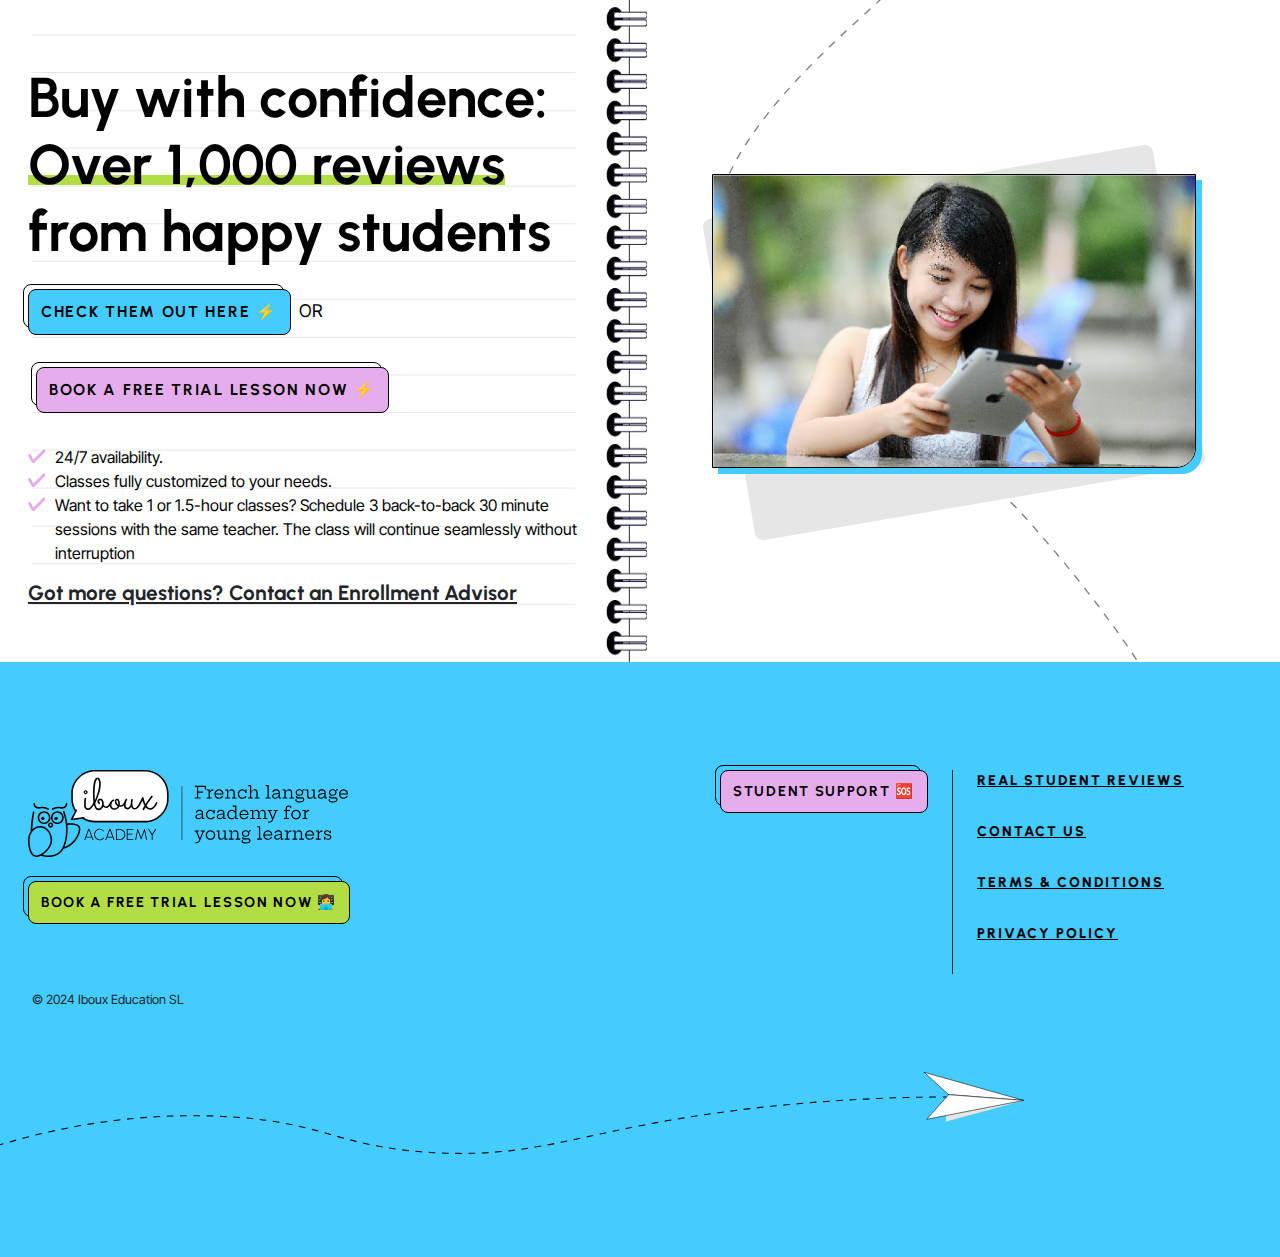
<file: price.html>
<!DOCTYPE html>
<html lang="es">
  <head>
    <meta charset="UTF-8">
    <meta name="viewport" content="width=device-width, initial-scale=1.0">
    <title>Iboux</title>
    <link rel="icon" href="imagenes/favicon.png" type="image/png">
    <link rel="stylesheet" href="css/bootstrap.min.css">
    <link rel="stylesheet" href="css/bootstrap-icons.min.css">
    <link rel="stylesheet" type="text/css" href="slick/slick.css"/>
    <link rel="stylesheet" href="css/style.css">
    <link rel="preconnect" href="https://fonts.googleapis.com">
    <link rel="preconnect" href="https://fonts.gstatic.com" crossorigin>
    <link href="https://fonts.googleapis.com/css2?family=Inter+Tight:ital,wght@0,400..700;1,400..700&family=Urbanist:ital,wght@0,400..900;1,400..900&display=swap" rel="stylesheet">
</head>
<body>
  <nav id="navbar" class="navbar navbar-expand-lg navbar-light fixed-top">
    <div class="container-fluid p-2 ps-lg-4 pe-lg-4">
      <a class="navbar-brand" href="index.html"><img src="imagenes/logo.svg" height="40px" width="auto" alt=""></a>
      <button class="navbar-toggler x-btn" type="button" data-bs-toggle="collapse" data-bs-target="#navbarSupportedContent" aria-controls="navbarSupportedContent" aria-expanded="false" aria-label="Toggle navigation">
        <span class="navbar-toggler-icon"></span>
        <span class="btn-close p-2 d-none" style="font-size:1.6em"></span>
      </button>
      <div class="collapse navbar-collapse text-center text-md-start" id="navbarSupportedContent">
        <ul class="navbar-nav me-auto mb-2 mb-md-2">
          <li class="nav-item px-2 px-md-2">
            <a class="nav-link" aria-current="page" href="price.html">Prices</a>
          </li>
          <li class="nav-item px-2 px-md-2">
            <a class="nav-link" href="co-ops_&_schools.html">Co-Ops & Schools</a>
          </li>
          <li class="nav-item px-2 px-md-2">
            <a class="nav-link " href="who-we-are.html">Who We Are</a>
          </li>
          <li class="nav-item px-2 px-md-2">
            <a class="nav-link " href="start-now.html">Start Now <span class="emoji">&#128640;</span></a>
          </li>
        </ul>
        <div class="d-block mx-auto mx-md-0 ">
          <div class="ps-2 ps-md-2 pt-2 pt-md-2 btn-borde text-center text-md-start">
            <a class="btn btn-outline-success btn-new btn-nav fondo-rosa" href="sign-up.html" >STUDENT LOGIN</a>
          </div>
        </div>
      </div>
    </div>
  </nav>

  <div id="seccion-01" class="container-fluid mt-5 py-3 py-md-5">
    <div class="row mt-5">
      <div class="col-12 text-center">
        <h1>Lifetime credits that <span class="under">never</span> expire. Seriously.</h1>
        <h4 class="mt-3 mb-5">Private Classes With Our Awesome Certified French Teachers</h4>
      </div>
      <div class="col-12 list-price-1 p-md-2 p-1">
        <div class="container-xxl p-0 p-md-2">
          <div class="row ">
            <div class="col-6 col-lg-3 p-1 p-md-3 mb-md-5">
              <div class="text-center cont-price p-2 p-md-3 mt-0 mt-md-4">
                <p class="cinta">STARTER PACK</p>
                <div>
                  <h5>5 Classes</h5>
                  <p>
                    Use Anytime, They Never Expire
                  </p>
                </div>
                <div class="border-estandar punto py-3 mb-3">
                  <h2>
                    $8.99
                  </h2>
                  <p>per 30-minute class</p>
                </div>
                  <button type="button" href="#" class="btn btn-lg btn-new fondo-rosa px-0 px-md-1 text-center w-100">Buy in 1 Payment
                    <p class="mb-0">at $100</p>
                  </button>
              </div>
            </div>
            <div class="col-6 col-lg-3 p-1 p-md-3 mb-md-5">
              <div class="text-center cont-price p-2 p-md-3 mb-5 mb-md-0">
                <p class="cinta">STARTER PACK</p>
                <div>
                  <h5>35 Classes</h5>
                  <p>
                    Use Anytime, They Never Expire
                  </p>
                </div>
                <div class="border-estandar punto py-3 mb-3">
                  <h2>
                    $8.49
                  </h2>
                  <p>per 30-minute class</p>
                </div>
                  <button type="button" href="#" class="btn btn-lg btn-new text-center px-0 px-md-1 mt-2 w-100">Buy in 3 Payment
                    <p class="mb-0">at $100/month</p>
                  </button>
                  <button type="button" href="#" class="btn btn-lg btn-new fondo-rosa px-0 px-md-1 text-center w-100 mt-3">Buy in 1 Payment
                    <p class="mb-0">at $100</p>
                  </button>
              </div>
            </div>
            <div class="col-6 col-lg-3 p-1 p-md-3 mb-5 mt-md-5 mb-md-0">
              <div class="text-center cont-price p-2 p-md-3">
                <p class="cinta">STARTER PACK</p>
                <div>
                  <h5>70 Classes</h5>
                  <p>
                    Use Anytime, They Never Expire
                  </p>
                </div>
                <div class="border-estandar punto py-3 mb-3">
                  <h2>
                    $7.99
                  </h2>
                  <p>per 30-minute class</p>
                </div>
                  <button type="button" href="#" class="btn btn-lg btn-new text-center px-0 px-md-1 mt-2 w-100">Buy in 6 Payment
                    <p class="mb-0">at $100/month</p>
                  </button>
                  <button type="button" href="#" class="btn btn-lg btn-new fondo-rosa px-0 px-md-1 text-center w-100 mt-3">Buy in 1 Payment
                    <p class="mb-0">at $100</p>
                  </button>
              </div>
            </div>
            <div class="col-6 col-lg-3 p-1 p-md-3 mb-5 mt-md-5 mb-md-0">
              <div class="text-center cont-price p-2 p-md-3">
                <p class="cinta">STARTER PACK</p>
                <div>
                  <h5>100 Classes</h5>
                  <p>
                    Use Anytime, They Never Expire
                  </p>
                </div>
                <div class="border-estandar punto py-3 mb-3">
                  <h2>
                    $7.49
                  </h2>
                  <p>per 30-minute class</p>
                </div>
                  <button type="button" href="#" class="btn btn-lg btn-new text-center px-0 px-md-1 mt-2 w-100">Buy in 9 Payment
                    <p class="mb-0">at $100/month</p>
                  </button>
                  <button type="button" href="#" class="btn btn-lg btn-new fondo-rosa px-0 px-md-1 text-center w-100 mt-3">Buy in 1 Payment
                    <p class="mb-0">at $100</p>
                  </button>
              </div>
            </div>
          </div>
        </div>
      </div>
    </div>
  </div>

  <div id="seccion-02" class="container-fluid pb-5">
    <div class="row mt-4 mb-md-1">
      <div class="col-12 text-center">
        <h4 class="mt-0 mb-4 mt-md-5 mb-md-5">Private Classes With Our Awesome Certified and <span class="under"><u>Native</u></span> French Teachers</h4>
      </div>
      <div class="col-12 list-price-2 p-md-2 p-1">
        <div class="container-xxl p-0 p-md-2">
          <div class="row">
            <div class="col-6 col-lg-3 p-1 p-md-3 mb-md-5">
              <div class="text-center cont-price p-2 p-md-3 mt-0 mt-md-4">
                <p class="cinta">STARTER PACK</p>
                <div>
                  <h5>5 Classes</h5>
                  <p>
                    Use Anytime, They Never Expire
                  </p>
                </div>
                <div class="border-estandar punto py-3 mb-3">
                  <h2>
                    $11.99
                  </h2>
                  <p>per 30-minute class</p>
                </div>
                  <button type="button" href="#" class="btn btn-lg btn-new fondo-rosa px-0 px-md-1 text-center w-100">Buy in 1 Payment
                    <p class="mb-0">at $100</p>
                  </button>
              </div>
            </div>
            <div class="col-6 col-lg-3 p-1 p-md-3 mb-md-5">
              <div class="text-center cont-price p-2 p-md-3  mb-5 mb-md-0">
                <p class="cinta">STARTER PACK</p>
                <div>
                  <h5>35 Classes</h5>
                  <p>
                    Use Anytime, They Never Expire
                  </p>
                </div>
                <div class="border-estandar punto py-3 mb-3">
                  <h2>
                    $9.99
                  </h2>
                  <p>per 30-minute class</p>
                </div>
                  <button type="button" href="#" class="btn btn-lg btn-new text-center px-0 px-md-1 mt-2 w-100">Buy in 3 Payment
                    <p class="mb-0">at $100/month</p>
                  </button>
                  <button type="button" href="#" class="btn btn-lg btn-new fondo-rosa px-0 px-md-1 text-center w-100 mt-3">Buy in 1 Payment
                    <p class="mb-0">at $100</p>
                  </button>
              </div>
            </div>
            <div class="col-6 col-lg-3 p-1 p-md-3 mb-5 mt-md-5 mb-md-0">
              <div class="text-center cont-price p-2 p-md-3  mb-5 mb-md-0">
                <p class="cinta">STARTER PACK</p>
                <div>
                  <h5>70 Classes</h5>
                  <p>
                    Use Anytime, They Never Expire
                  </p>
                </div>
                <div class="border-estandar punto py-3 mb-3">
                  <h2>
                    $9.49
                  </h2>
                  <p>per 30-minute class</p>
                </div>
                  <button type="button" href="#" class="btn btn-lg btn-new text-center px-0 px-md-1 mt-2 w-100">Buy in 6 Payment
                    <p class="mb-0">at $100/month</p>
                  </button>
                  <button type="button" href="#" class="btn btn-lg btn-new fondo-rosa px-0 px-md-1 text-center w-100 mt-3">Buy in 1 Payment
                    <p class="mb-0">at $100</p>
                  </button>
              </div>
            </div>
            <div class="col-6 col-lg-3 p-1 p-md-3 mb-5 mt-md-5 mb-md-0">
              <div class="text-center cont-price p-2 p-md-3  mb-5 mb-md-0">
                <p class="cinta">STARTER PACK</p>
                <div>
                  <h5>100 Classes</h5>
                  <p>
                    Use Anytime, They Never Expire
                  </p>
                </div>
                <div class="border-estandar punto py-3 mb-3">
                  <h2>
                    $8.99
                  </h2>
                  <p>per 30-minute class</p>
                </div>
                  <button type="button" href="#" class="btn btn-lg btn-new text-center px-0 px-md-1 mt-2 w-100">Buy in 9 Payment
                    <p class="mb-0">at $100/month</p>
                  </button>
                  <button type="button" href="#" class="btn btn-lg btn-new fondo-rosa px-0 px-md-1 text-center w-100 mt-3">Buy in 1 Payment
                    <p class="mb-0">at $100</p>
                  </button>
              </div>
            </div>
          </div>
        </div>
      </div>
    </div>
  </div>

  <div id="seccion-03" class="container-fluid px-0">
    <div class="row px-0 px-md-4 fondo-cuaderno">
      <div class="col-12 px-0 pt-md-5">
        <div class="container-xxl">
          <div class="row mt-0 mt-md-5">
            <div class="col-12 col-md-6 p-4 p-md-3 py-md-5 order-md-first order-last">
              <h2 class="text-center text-md-start mt-2 pt-2 mt-lg-5 pt-lg-5">Buy with confidence:<br>
                <span class="mark-3">Over 1,000 reviews</span>
                from happy students
              </h2>
              <p class="text-md-start text-center">
                <button type="button" href="https://www.trustpilot.com/review/iboux.com?languages=all&amp;sort=recency&amp;stars=4&amp;5" target="_blank" class="btn btn-lg btn-new btn-info my-3 me-md-1">Check Them Out Here <span class="emoji">⚡</span></button> OR 
                <button type="button" class="btn btn-lg fondo-rosa btn-new my-3 ms-0 ms-md-2">Book a free trial lesson now <span class="emoji">⚡</span></button><br>
              </p>
              <p>
                <ul class="p-0 pe-3 pe-md-4 ms-3 ms-md-2">
                  <li>24/7 availability.</li>
                  <li>Classes fully customized to your needs.</li>
                  <li>Want to take 1 or 1.5-hour classes? Schedule 3 back-to-back 30 minute sessions with the same teacher. The class will continue seamlessly without interruption</li>
                </ul>
              </p>  

                <a class="under text-dark pe-md-2 pe-5 d-block" href="#">
                  <h4><b>Got more questions? Contact an Enrollment Advisor</b></h4>
                </a>
                
            </div>
            <div class="col-12 col-md-6 fondo-img order-md-last order-first d-flex align-items-center justify-content-center">
              <img class="d-block border-estandar" src="imagenes/imagen-6.png">
            </div>
          </div>
        </div>
      </div>
    </div>
  </div>

  <footer class="container-fluid text-dark">
    <div class="container-xxl p-3 pt-5">
      <div class="row">
        <div class="col-12 col-md-5 d-flex flex-column align-items-center justify-content-start align-items-md-start">
          <img src="imagenes/logo-full.svg" class="logo-footer m-0 mb-4">
            <a href="#"><button type="button" class="btn btn-new btn-nav fondo-verde">Book a free trial lesson now
              <span class="emoji">&#128105;&#8205;&#128187;</span></button></a>
        </div>
        <div class="col-12 col-md-4 mt-4 mt-md-0 pe-md-4 d-flex flex-column align-items-center justify-content-start align-items-md-end">
          <a href="#"><button type="button" class="btn btn-new btn-nav fondo-rosa">STUDENT SUPPORT <span
              class="emoji">&#127384;</span></button></a>
        </div>
        <div class="col-12 col-md-3 mt-4 mt-md-0 mb-5 mb-md-0 ps-md-4 text-center text-md-start border-md-start border-dark">
          <p><a href="#" class="nav-link">REAL STUDENT REVIEWS</a></p>
          <p><a href="#" class="nav-link">CONTACT US<br></a></p>
          <p><a href="#" class="nav-link">TERMS & CONDITIONS</a></p>
          <p><a href="#" class="nav-link">PRIVACY POLICY</a></p>
        </div>
      </div>
      <div class="row">
        <div class="col-12 p-3">
          <p class="copyright text-center text-md-start">© 2024 Iboux Education SL</p>
        </div>
      </div>
    </div>
  </footer>

  
  <div id="cookies" class="container-fluid text-center bg-light fixed-bottom">
    <div class="row">
      <div class="col-12 pt-4 pt-md-4">
        <p class="cookies">This website uses cookies to improve your experience. <a href="#" class="under">Learn
            more</a>. 
          <button id="btn-cookies" class="btn btn-new mx-5 px-5 mx-md-3 my-4 my-md-0 d-block d-md-inline mx-auto">Accept</button>
        </p>
      </div>
    </div>
  </div>
   
    <script src="js/jquery-3.6.0.min.js"></script>
    <script src="js/bootstrap.bundle.min.js"></script>
    <script src="js/script.js"></script>
</body>
</html>
</file>
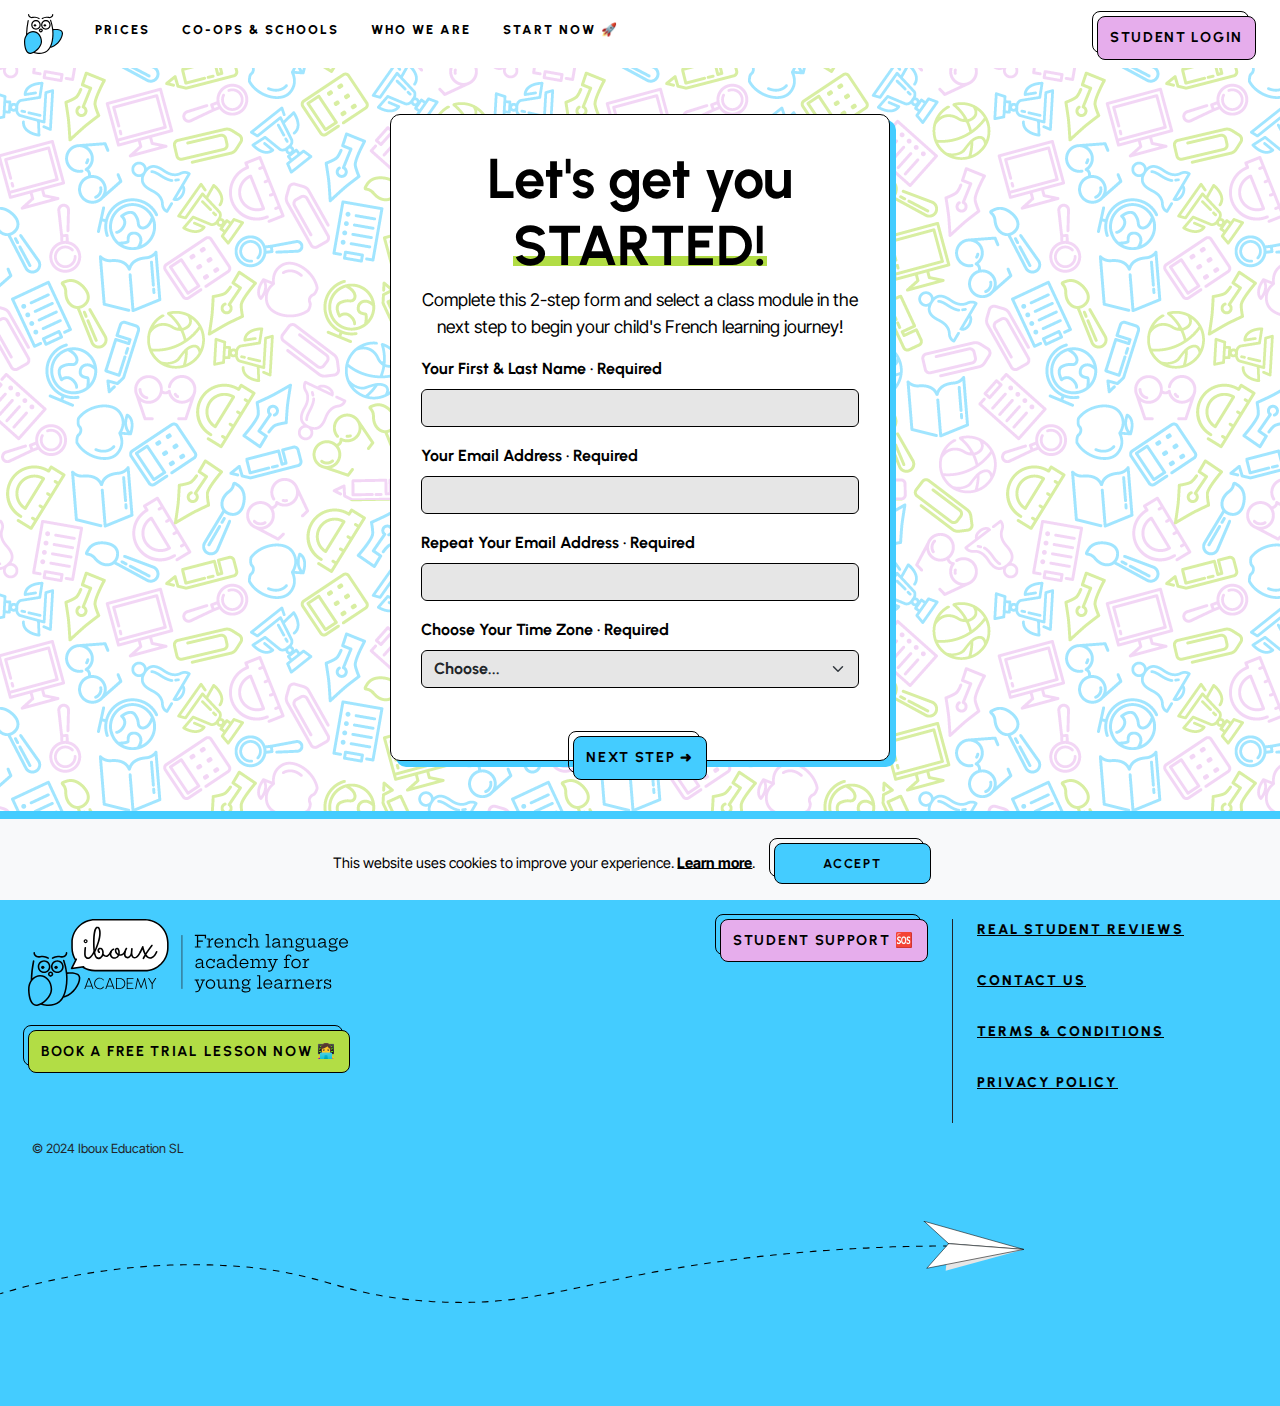
<file: sign-up.html>
<!DOCTYPE html>
<html lang="es">
<head>
    <meta charset="UTF-8">
    <meta name="viewport" content="width=device-width, initial-scale=1.0">
    <title>Iboux</title>
    <link rel="icon" href="imagenes/favicon.png" type="image/png">
    <link rel="stylesheet" href="css/bootstrap.min.css">
    <link rel="stylesheet" href="css/bootstrap-icons.min.css">
    <link rel="stylesheet" type="text/css" href="slick/slick.css"/>
    <link rel="stylesheet" href="css/style.css">
    <link rel="preconnect" href="https://fonts.googleapis.com">
    <link rel="preconnect" href="https://fonts.gstatic.com" crossorigin>
    <link href="https://fonts.googleapis.com/css2?family=Inter+Tight:ital,wght@0,400..700;1,400..700&family=Urbanist:ital,wght@0,400..900;1,400..900&display=swap" rel="stylesheet">
</head>
<body class="body-login"> 
  <nav id="navbar" class="navbar navbar-expand-lg navbar-light fixed-top  bg-white">
    <div class="container-fluid p-2 ps-lg-4 pe-lg-4">
          <a class="navbar-brand" href="index.html"><img src="imagenes/logo.svg" height="40px" width="auto" alt=""></a>
          <button class="navbar-toggler x-btn" type="button" data-bs-toggle="collapse" data-bs-target="#navbarSupportedContent" aria-controls="navbarSupportedContent" aria-expanded="false" aria-label="Toggle navigation">
            <span class="navbar-toggler-icon"></span>
            <span class="btn-close p-2 d-none" style="font-size:1.6em"></span>
          </button>
          <div class="collapse navbar-collapse text-center text-md-start" id="navbarSupportedContent">
            <ul class="navbar-nav me-auto mb-2 mb-md-2">
              <li class="nav-item px-2 px-md-2">
                <a class="nav-link" aria-current="page" href="price.html">Prices</a>
              </li>
              <li class="nav-item px-2 px-md-2">
                <a class="nav-link" href="co-ops_&_schools.html">Co-Ops & Schools</a>
              </li>
              <li class="nav-item px-2 px-md-2">
                <a class="nav-link " href="who-we-are.html">Who We Are</a>
              </li>
              <li class="nav-item px-2 px-md-2">
                <a class="nav-link " href="start-now.html">Start Now <span class="emoji">&#128640;</span></a>
              </li>
            </ul>
            <div class="d-block mx-auto mx-md-0 ">
              <div class="ps-2 ps-md-2 pt-2 pt-md-2 btn-borde text-center text-md-start">
                <a class="btn btn-outline-success btn-new btn-nav fondo-rosa" href="sign-up.html" >STUDENT LOGIN</a>
              </div>
            </div>
          </div>
        </div>
    </nav>

    <div id="login" class="container-fluid pt-5">
      <div id="seccion-form" class="row mt-3">
        <div class="col-12 col-md-3"></div>
        <div class="col-12 col-md-6">
          <div id="form-1" class="form-container">
            <h1>Let's get you <span class="mark-3">STARTED!</span></h1>
            <p class="text-center">Complete this 2-step form and select a class module in the next step to begin your child's French learning journey!</p>
            <form class="text-left">
                <div class="mb-3">
                    <label for="name" class="form-label">Your First & Last Name · Required</label>
                    <input type="text" class="form-control" id="name" required>
                </div>
                <div class="mb-3">
                    <label for="email" class="form-label">Your Email Address · Required</label>
                    <input type="email" class="form-control" id="email" required>
                </div>
                <div class="mb-3">
                    <label for="confirm-email" class="form-label">Repeat Your Email Address · Required</label>
                    <input type="email" class="form-control" id="confirm-email" required>
                </div>
                <div class="mb-5">
                    <label for="timezone" class="form-label">Choose Your Time Zone · Required</label>
                    <select class="form-select" id="timezone" required>
                        <option selected disabled value="">Choose...</option>
                        <option value="PST">Pacific Standard Time (PST)</option>
                        <option value="MST">Mountain Standard Time (MST)</option>
                        <option value="CST">Central Standard Time (CST)</option>
                        <option value="EST">Eastern Standard Time (EST)</option>
                    </select>
                </div>
                <div class="d-block" class="mt-5" style="z-index: 0; position: relative;">
                  <button id="next" type="submit" class="btn btn-new d-flex mx-auto">Next step ➜</button>
                </div>
                
            </form>
          </div>
          <div id="form-2" class="form-container" style="display: none;">
            <h1>Almost there! Tell us about your <span class="mark-3">SCHEDULE</span></h1>
            <p class="text-center">What times are you avallable for classes? We'll assign you teachers who are available during the time frames you choose.</p>
            <form class="text-left">
                <div class="mb-3">
                  <label for="timezone" class="form-label">Your Preferred Time Frame · Required</label>
                  <select class="form-select" id="timezone" required>
                    <option selected disabled value="">Choose...</option>
                    <option value="PST">Pacific Standard Time (PST)</option>
                    <option value="MST">Mountain Standard Time (MST)</option>
                    <option value="CST">Central Standard Time (CST)</option>
                    <option value="EST">Eastern Standard Time (EST)</option>
                  </select>
                </div>
                <div class="mb-3">
                  <label for="timezone" class="form-label">Additional Time Frame · Required</label>
                  <select class="form-select" id="timezone" required>
                    <option selected disabled value="">Choose...</option>
                    <option value="PST">Pacific Standard Time (PST)</option>
                    <option value="MST">Mountain Standard Time (MST)</option>
                    <option value="CST">Central Standard Time (CST)</option>
                    <option value="EST">Eastern Standard Time (EST)</option>
                  </select>
                </div>
                <div class="mb-5">
                  <label for="comments" class="form-label">Comments About Your Availability (Optional)</label>
                  <textarea class="form-control" id="comments" rows="3"></textarea>
                </div>
                <div class="d-block" class="mt-5" style="z-index: 0; position: relative;">
                  <button id="final" type="submit" class="btn btn-new d-flex mx-auto">Final step ➜</button>
                </div>
            </form>
          </div>
        </div>
        <div class="col-12 col-md-3"></div>
      </div>
    </div>

    <div id="seccion-01" class="container-xxl my-5 py-5 border-estandar" style="display: none;">
      <div class="row">
        <div class="col-12 text-center">
          <h1>Lifetime credits that <span class="under">never</span> expire. Seriously.</h1>
          <h4 class="mt-3 mb-5">Private Classes With Our Awesome Certified French Teachers</h4>
        </div>
        <div class="col-12 list-price-1 p-md-2 p-1">
          <div class="container-xxl p-0 p-md-2">
            <div class="row ">
              <div class="col-6 col-md-3 p-1 p-md-3">
                <div class="text-center cont-price p-2 p-md-3 mt-0 mt-md-4">
                  <p class="cinta">STARTER PACK</p>
                  <div>
                    <h5>5 Classes</h5>
                    <p>
                      Use Anytime, They Never Expire
                    </p>
                  </div>
                  <div class="border-estandar punto py-3 mb-3">
                    <h2>
                      $8.99
                    </h2>
                    <p>per 30-minute class</p>
                  </div>
                    <button type="button" href="#" class="btn btn-lg btn-new fondo-rosa px-0 px-md-1 text-center w-100">Buy in 1 Payment
                      <p class="mb-0">at $100</p>
                    </button>
                </div>
              </div>
              <div class="col-6 col-md-3 p-1 p-md-3">
                <div class="text-center cont-price p-2 p-md-3 mb-5 mb-md-0">
                  <p class="cinta">STARTER PACK</p>
                  <div>
                    <h5>35 Classes</h5>
                    <p>
                      Use Anytime, They Never Expire
                    </p>
                  </div>
                  <div class="border-estandar punto py-3 mb-3">
                    <h2>
                      $8.49
                    </h2>
                    <p>per 30-minute class</p>
                  </div>
                    <button type="button" href="#" class="btn btn-lg btn-new text-center px-0 px-md-1 mt-2 w-100">Buy in 3 Payment
                      <p class="mb-0">at $100/month</p>
                    </button>
                    <button type="button" href="#" class="btn btn-lg btn-new fondo-rosa px-0 px-md-1 text-center w-100 mt-3">Buy in 1 Payment
                      <p class="mb-0">at $100</p>
                    </button>
                </div>
              </div>
              <div class="col-6 col-md-3 p-1 p-md-3 mb-5 mb-md-0">
                <div class="text-center cont-price p-2 p-md-3">
                  <p class="cinta">STARTER PACK</p>
                  <div>
                    <h5>70 Classes</h5>
                    <p>
                      Use Anytime, They Never Expire
                    </p>
                  </div>
                  <div class="border-estandar punto py-3 mb-3">
                    <h2>
                      $7.99
                    </h2>
                    <p>per 30-minute class</p>
                  </div>
                    <button type="button" href="#" class="btn btn-lg btn-new text-center px-0 px-md-1 mt-2 w-100">Buy in 6 Payment
                      <p class="mb-0">at $100/month</p>
                    </button>
                    <button type="button" href="#" class="btn btn-lg btn-new fondo-rosa px-0 px-md-1 text-center w-100 mt-3">Buy in 1 Payment
                      <p class="mb-0">at $100</p>
                    </button>
                </div>
              </div>
              <div class="col-6 col-md-3 p-1 p-md-3 mb-5 mb-md-0">
                <div class="text-center cont-price p-2 p-md-3">
                  <p class="cinta">STARTER PACK</p>
                  <div>
                    <h5>100 Classes</h5>
                    <p>
                      Use Anytime, They Never Expire
                    </p>
                  </div>
                  <div class="border-estandar punto py-3 mb-3">
                    <h2>
                      $7.49
                    </h2>
                    <p>per 30-minute class</p>
                  </div>
                    <button type="button" href="#" class="btn btn-lg btn-new text-center px-0 px-md-1 mt-2 w-100">Buy in 9 Payment
                      <p class="mb-0">at $100/month</p>
                    </button>
                    <button type="button" href="#" class="btn btn-lg btn-new fondo-rosa px-0 px-md-1 text-center w-100 mt-3">Buy in 1 Payment
                      <p class="mb-0">at $100</p>
                    </button>
                </div>
              </div>
            </div>
          </div>
        </div>
        <div class="col-12 text-center">
          <h4 class="mt-0 mb-4 mt-md-5 mb-md-5">Private Classes With Our Awesome Certified and <span class="under"><u>Native</u></span> French Teachers</h4>
        </div>
        <div class="col-12 list-price-2 p-md-2 p-1">
          <div class="container-xxl p-0 p-md-2">
            <div class="row">
              <div class="col-6 col-md-3 p-1 p-md-3">
                <div class="text-center cont-price p-2 p-md-3 mt-0 mt-md-4">
                  <p class="cinta">STARTER PACK</p>
                  <div>
                    <h5>5 Classes</h5>
                    <p>
                      Use Anytime, They Never Expire
                    </p>
                  </div>
                  <div class="border-estandar punto py-3 mb-3">
                    <h2>
                      $11.99
                    </h2>
                    <p>per 30-minute class</p>
                  </div>
                    <button type="button" href="#" class="btn btn-lg btn-new fondo-rosa px-0 px-md-1 text-center w-100">Buy in 1 Payment
                      <p class="mb-0">at $100</p>
                    </button>
                </div>
              </div>
              <div class="col-6 col-md-3 p-1 p-md-3">
                <div class="text-center cont-price p-2 p-md-3  mb-5 mb-md-0">
                  <p class="cinta">STARTER PACK</p>
                  <div>
                    <h5>35 Classes</h5>
                    <p>
                      Use Anytime, They Never Expire
                    </p>
                  </div>
                  <div class="border-estandar punto py-3 mb-3">
                    <h2>
                      $9.99
                    </h2>
                    <p>per 30-minute class</p>
                  </div>
                    <button type="button" href="#" class="btn btn-lg btn-new text-center px-0 px-md-1 mt-2 w-100">Buy in 3 Payment
                      <p class="mb-0">at $100/month</p>
                    </button>
                    <button type="button" href="#" class="btn btn-lg btn-new fondo-rosa px-0 px-md-1 text-center w-100 mt-3">Buy in 1 Payment
                      <p class="mb-0">at $100</p>
                    </button>
                </div>
              </div>
              <div class="col-6 col-md-3 p-1 p-md-3">
                <div class="text-center cont-price p-2 p-md-3  mb-5 mb-md-0">
                  <p class="cinta">STARTER PACK</p>
                  <div>
                    <h5>70 Classes</h5>
                    <p>
                      Use Anytime, They Never Expire
                    </p>
                  </div>
                  <div class="border-estandar punto py-3 mb-3">
                    <h2>
                      $9.49
                    </h2>
                    <p>per 30-minute class</p>
                  </div>
                    <button type="button" href="#" class="btn btn-lg btn-new text-center px-0 px-md-1 mt-2 w-100">Buy in 6 Payment
                      <p class="mb-0">at $100/month</p>
                    </button>
                    <button type="button" href="#" class="btn btn-lg btn-new fondo-rosa px-0 px-md-1 text-center w-100 mt-3">Buy in 1 Payment
                      <p class="mb-0">at $100</p>
                    </button>
                </div>
              </div>
              <div class="col-6 col-md-3 p-1 p-md-3">
                <div class="text-center cont-price p-2 p-md-3  mb-5 mb-md-0">
                  <p class="cinta">STARTER PACK</p>
                  <div>
                    <h5>100 Classes</h5>
                    <p>
                      Use Anytime, They Never Expire
                    </p>
                  </div>
                  <div class="border-estandar punto py-3 mb-3">
                    <h2>
                      $8.99
                    </h2>
                    <p>per 30-minute class</p>
                  </div>
                    <button type="button" href="#" class="btn btn-lg btn-new text-center px-0 px-md-1 mt-2 w-100">Buy in 9 Payment
                      <p class="mb-0">at $100/month</p>
                    </button>
                    <button type="button" href="#" class="btn btn-lg btn-new fondo-rosa px-0 px-md-1 text-center w-100 mt-3">Buy in 1 Payment
                      <p class="mb-0">at $100</p>
                    </button>
                </div>
              </div>
            </div>
          </div>
        </div>
      </div>
    </div>
  
    <div id="seccion-03" class="container-fluid px-0" style="display: none;">
      <div class="row px-0 fondo-cuaderno">
        <div class="col-12 px-0 ">
          <div class="container-xxl">
            <div class="row mt-0 ">
              <div class="col-12 col-md-6 p-4 p-md-3 order-md-first order-last">
                <h2 class="text-center text-md-start mt-2 pt-2 mt-md-5 pt-md-5">Buy with confidence:<br>
                  <span class="mark-3">Over 1,000 reviews</span><br>
                  from happy students
                </h2>
                <p class="text-md-start text-center">
                  <button type="button" href="https://www.trustpilot.com/review/iboux.com?languages=all&amp;sort=recency&amp;stars=4&amp;5" target="_blank" class="btn btn-lg btn-new btn-info my-3 me-md-1">Check Them Out Here <span class="emoji">⚡</span></button><br>
                </p>
  
                  <a class="under text-dark pe-md-2 pe-2 pe-md-5 ps-2 ps-md-0 d-block" href="#">
                    <h4><b>or contact an Enrollment advisor</b></h4>
                  </a>
                  
              </div>
              <div class="col-12 col-md-6 fondo-img order-md-last order-first">
                <img class="d-block border-estandar" src="imagenes/imagen-6.png">
              </div>
            </div>
          </div>
        </div>
      </div>
    </div>

    <footer class="container-fluid text-dark">
      <div class="container-xxl p-3 pt-5">
        <div class="row">
          <div class="col-12 col-md-5 d-flex flex-column align-items-center justify-content-start align-items-md-start">
            <img src="imagenes/logo-full.svg" class="logo-footer m-0 mb-4">
              <a href="#"><button type="button" class="btn btn-new btn-nav fondo-verde">Book a free trial lesson now
                <span class="emoji">&#128105;&#8205;&#128187;</span></button></a>
          </div>
          <div class="col-12 col-md-4 mt-4 mt-md-0 pe-md-4 d-flex flex-column align-items-center justify-content-start align-items-md-end">
            <a href="#"><button type="button" class="btn btn-new btn-nav fondo-rosa">STUDENT SUPPORT <span
                class="emoji">&#127384;</span></button></a>
          </div>
          <div class="col-12 col-md-3 mt-4 mt-md-0 mb-5 mb-md-0 ps-md-4 text-center text-md-start border-md-start border-dark">
            <p><a href="#" class="nav-link">REAL STUDENT REVIEWS</a></p>
            <p><a href="#" class="nav-link">CONTACT US<br></a></p>
            <p><a href="#" class="nav-link">TERMS & CONDITIONS</a></p>
            <p><a href="#" class="nav-link">PRIVACY POLICY</a></p>
          </div>
        </div>
        <div class="row">
          <div class="col-12 p-3">
            <p class="copyright text-center text-md-start">© 2024 Iboux Education SL</p>
          </div>
        </div>
      </div>
    </footer>
  
    
    <div id="cookies" class="container-fluid text-center bg-light fixed-bottom">
      <div class="row">
        <div class="col-12 pt-4 pt-md-4">
          <p class="cookies">This website uses cookies to improve your experience. <a href="#" class="under">Learn
              more</a>. 
            <button id="btn-cookies" class="btn btn-new mx-5 px-5 mx-md-3 my-4 my-md-0 d-block d-md-inline mx-auto">Accept</button>
          </p>
        </div>
      </div>
    </div>
   
    <script src="js/jquery-3.6.0.min.js"></script>
    <script src="js/bootstrap.bundle.min.js"></script>
    <script src="js/script.js"></script>
</body>
</html>
</file>
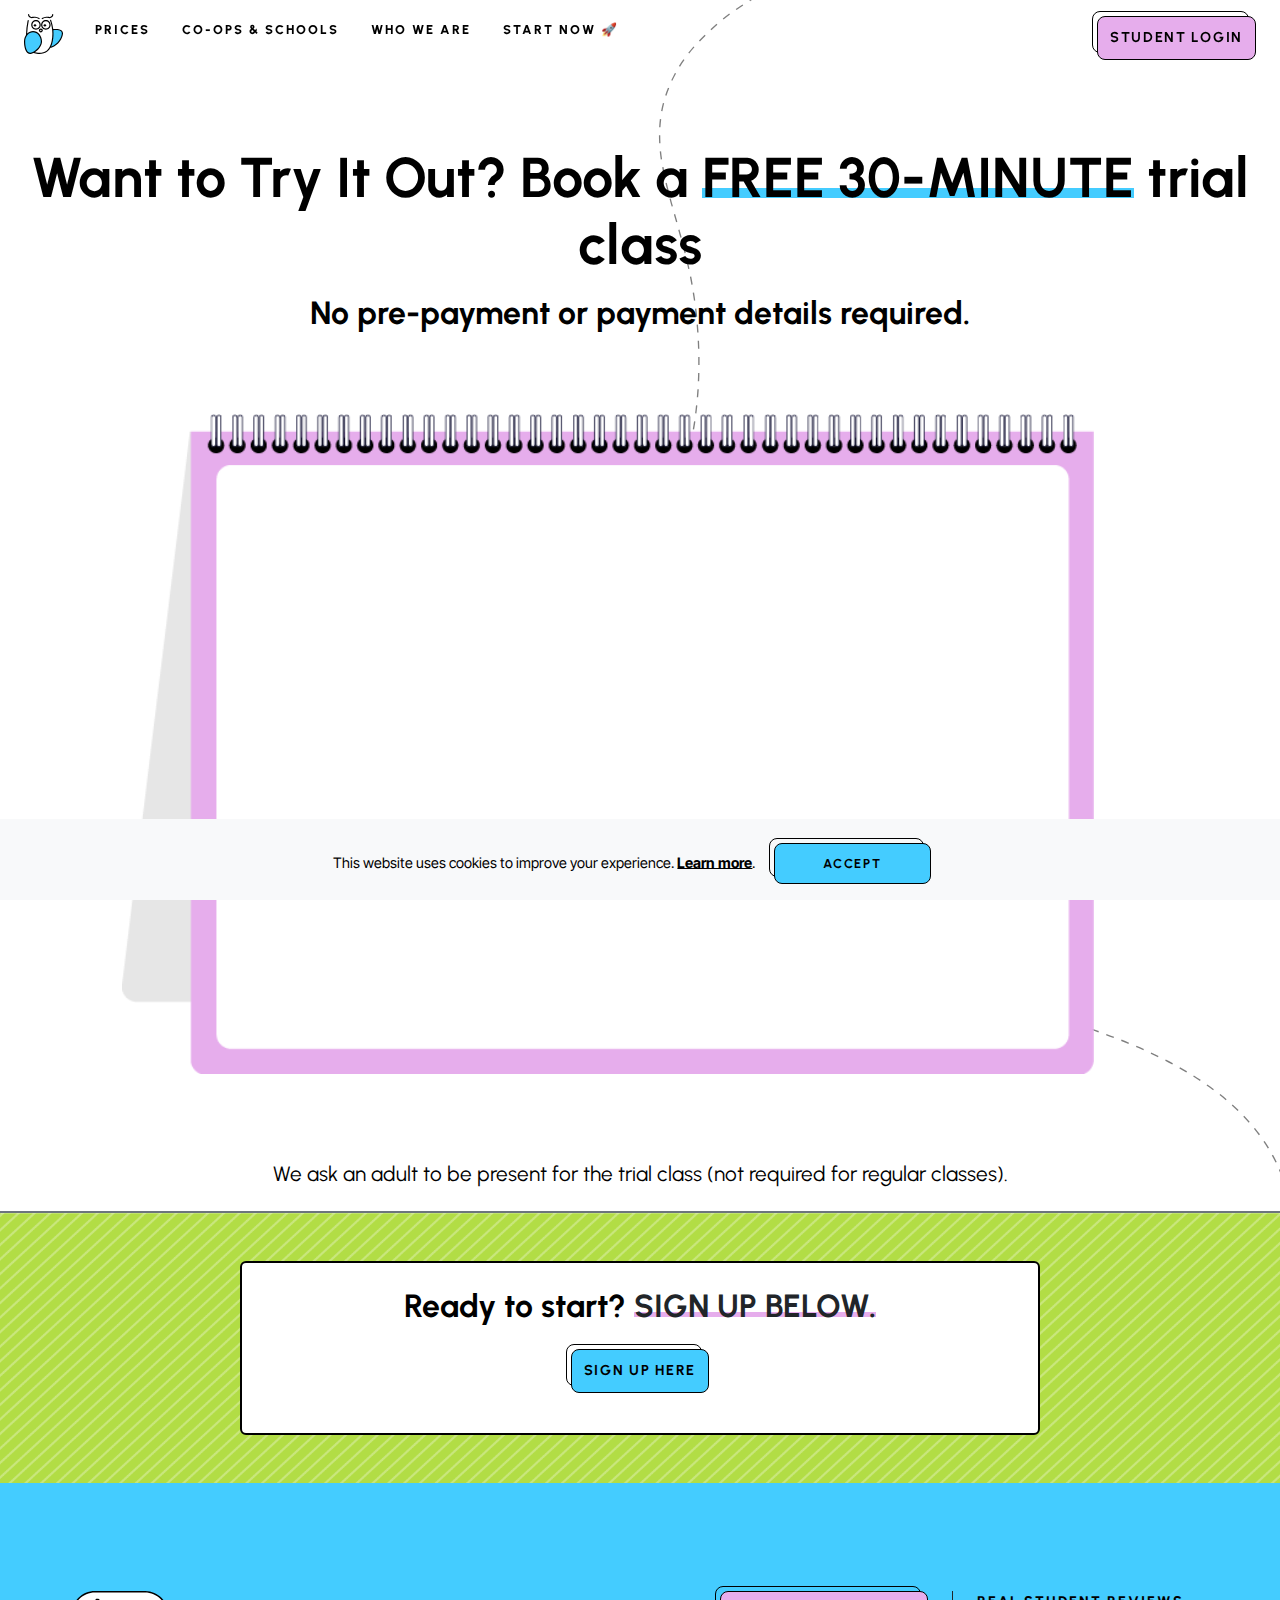
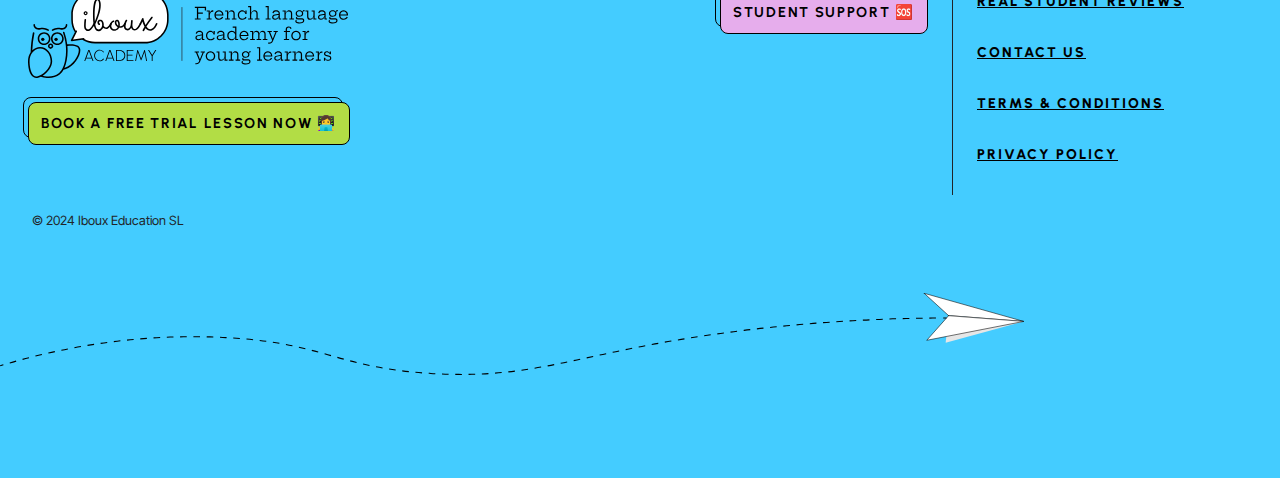
<file: start-now.html>
<!DOCTYPE html>
<html lang="es">
  <head>
    <meta charset="UTF-8">
    <meta name="viewport" content="width=device-width, initial-scale=1.0">
    <title>Iboux</title>
    <link rel="icon" href="imagenes/favicon.png" type="image/png">
    <link rel="stylesheet" href="css/bootstrap.min.css">
    <link rel="stylesheet" href="css/bootstrap-icons.min.css">
    <link rel="stylesheet" type="text/css" href="slick/slick.css"/>
    <link rel="stylesheet" href="css/style.css">
    <link rel="preconnect" href="https://fonts.googleapis.com">
    <link rel="preconnect" href="https://fonts.gstatic.com" crossorigin>
    <link href="https://fonts.googleapis.com/css2?family=Inter+Tight:ital,wght@0,400..700;1,400..700&family=Urbanist:ital,wght@0,400..900;1,400..900&display=swap" rel="stylesheet">
</head>
<body>
  <nav id="navbar" class="navbar navbar-expand-lg navbar-light fixed-top">
    <div class="container-fluid p-2 ps-lg-4 pe-lg-4">
      <a class="navbar-brand" href="index.html"><img src="imagenes/logo.svg" height="40px" width="auto" alt=""></a>
      <button class="navbar-toggler x-btn" type="button" data-bs-toggle="collapse" data-bs-target="#navbarSupportedContent" aria-controls="navbarSupportedContent" aria-expanded="false" aria-label="Toggle navigation">
        <span class="navbar-toggler-icon"></span>
        <span class="btn-close p-2 d-none" style="font-size:1.6em"></span>
      </button>
      <div class="collapse navbar-collapse text-center text-md-start" id="navbarSupportedContent">
        <ul class="navbar-nav me-auto mb-2 mb-md-2">
          <li class="nav-item px-2 px-md-2">
            <a class="nav-link" aria-current="page" href="price.html">Prices</a>
          </li>
          <li class="nav-item px-2 px-md-2">
            <a class="nav-link" href="co-ops_&amp;_schools.html">Co-Ops &amp; Schools</a>
          </li>
          <li class="nav-item px-2 px-md-2">
            <a class="nav-link " href="who-we-are.html">Who We Are</a>
          </li>
          <li class="nav-item px-2 px-md-2">
            <a class="nav-link " href="start-now.html">Start Now <span class="emoji">🚀</span></a>
          </li>
        </ul>
        <div class="d-block mx-auto mx-md-0 ">
          <div class="ps-2 ps-md-2 pt-2 pt-md-2 btn-borde text-center text-md-start">
            <a class="btn btn-outline-success btn-new btn-nav fondo-rosa" href="sign-up.html">STUDENT LOGIN</a>
          </div>
        </div>
      </div>
    </div>
  </nav>
    <div class="container-fluid border-bottom border-2 border-secondary">
      <div class="row">
        <div class="col-12 ">
          <div class="container-xxl pt-5 mt-5">
            <div class="row mt-5">
                <div class="col-12 text-center">
                    <h1>Want to Try It Out? Book a <span class="mark-2">FREE 30-MINUTE</span> trial class</h1>
                    <h3 class="mt-3">No pre-payment or payment details required.</h3>
                </div>
            </div>
          </div>
        </div>
        <div class="col-12 text-center px-0">
          <img src="imagenes/calendario-2.png" width="100%" height="auto" class="d-block d-md-none mt-3 cal-m">
          <div class="form-holder pt-md-2 pb-md-3 my-4 my-md-5 pt-5 fondo-calendario">
            <div class="calendly-form-wrapper form-scale mx-2">
                <div class="inner">
                    <!-- Calendly inline widget begin -->
                      <div class="calendly-inline-widget calendly-mobile" data-url="https://calendly.com/iboux-trials_intl/french?hide_gdpr_banner=1&amp;text_color=515154&amp;primary_color=127eff" style="position: relative;-webkit-overflow-scrolling:touch;" data-processed="true"><div class="calendly-spinner"><div class="calendly-bounce1"></div><div class="calendly-bounce2"></div><div class="calendly-bounce3"></div></div>
                      <iframe src="https://calendly.com/iboux-trials_intl/french?embed_domain=www.iboux.com&amp;embed_type=Inline&amp;hide_gdpr_banner=1&amp;text_color=515154&amp;primary_color=127eff" frameborder="0" title="Select a Date &amp; Time - Calendly"></iframe></div>
                      <script type="text/javascript" src="https://assets.calendly.com/assets/external/widget.js" async=""></script>
                    <!-- Calendly inline widget end -->                            
                </div>
            </div>
          </div>
          <h4 class="my-4">We ask an adult to be present for the trial class (not required for regular classes).</h4>
        </div>
      </div>
    </div>

    <div class="container-fluid lineas-verdes">
      <div class="row">
        <div class="col-12">
          <div class="container-sm">
            <div class="row mb-5 mt-5 mx-3">
              <div class="col-12 text-center py-4 sec-1 rounded">
                <h3>
                  Ready to start? <span class="mark">SIGN UP BELOW.</span>
                </h3>
                <a href="sign-up.html"><button type="button" class="btn btn-new my-3">Sign up here</button></a>
              </div>
            </div>
          </div>
        </div>
      </div>
    </div>

    <footer class="container-fluid text-dark">
      <div class="container-xxl p-3 pt-5">
        <div class="row">
          <div class="col-12 col-md-5 d-flex flex-column align-items-center justify-content-start align-items-md-start">
            <img src="imagenes/logo-full.svg" class="logo-footer m-0 mb-4">
              <a href="#"><button type="button" class="btn btn-new btn-nav fondo-verde">Book a free trial lesson now
                <span class="emoji">&#128105;&#8205;&#128187;</span></button></a>
          </div>
          <div class="col-12 col-md-4 mt-4 mt-md-0 pe-md-4 d-flex flex-column align-items-center justify-content-start align-items-md-end">
            <a href="#"><button type="button" class="btn btn-new btn-nav fondo-rosa">STUDENT SUPPORT <span
                class="emoji">&#127384;</span></button></a>
          </div>
          <div class="col-12 col-md-3 mt-4 mt-md-0 mb-5 mb-md-0 ps-md-4 text-center text-md-start border-md-start border-dark">
            <p><a href="#" class="nav-link">REAL STUDENT REVIEWS</a></p>
            <p><a href="#" class="nav-link">CONTACT US<br></a></p>
            <p><a href="#" class="nav-link">TERMS & CONDITIONS</a></p>
            <p><a href="#" class="nav-link">PRIVACY POLICY</a></p>
          </div>
        </div>
        <div class="row">
          <div class="col-12 p-3">
            <p class="copyright text-center text-md-start">© 2024 Iboux Education SL</p>
          </div>
        </div>
      </div>
    </footer>
  
    
    <div id="cookies" class="container-fluid text-center bg-light fixed-bottom">
      <div class="row">
        <div class="col-12 pt-4 pt-md-4">
          <p class="cookies">This website uses cookies to improve your experience. <a href="#" class="under">Learn
              more</a>. 
            <button id="btn-cookies" class="btn btn-new mx-5 px-5 mx-md-3 my-4 my-md-0 d-block d-md-inline mx-auto">Accept</button>
          </p>
        </div>
      </div>
    </div>
   
    <script src="js/jquery-3.6.0.min.js"></script>
    <script src="js/bootstrap.bundle.min.js"></script>
    <script src="js/script.js"></script>
</body>
</html>
</file>
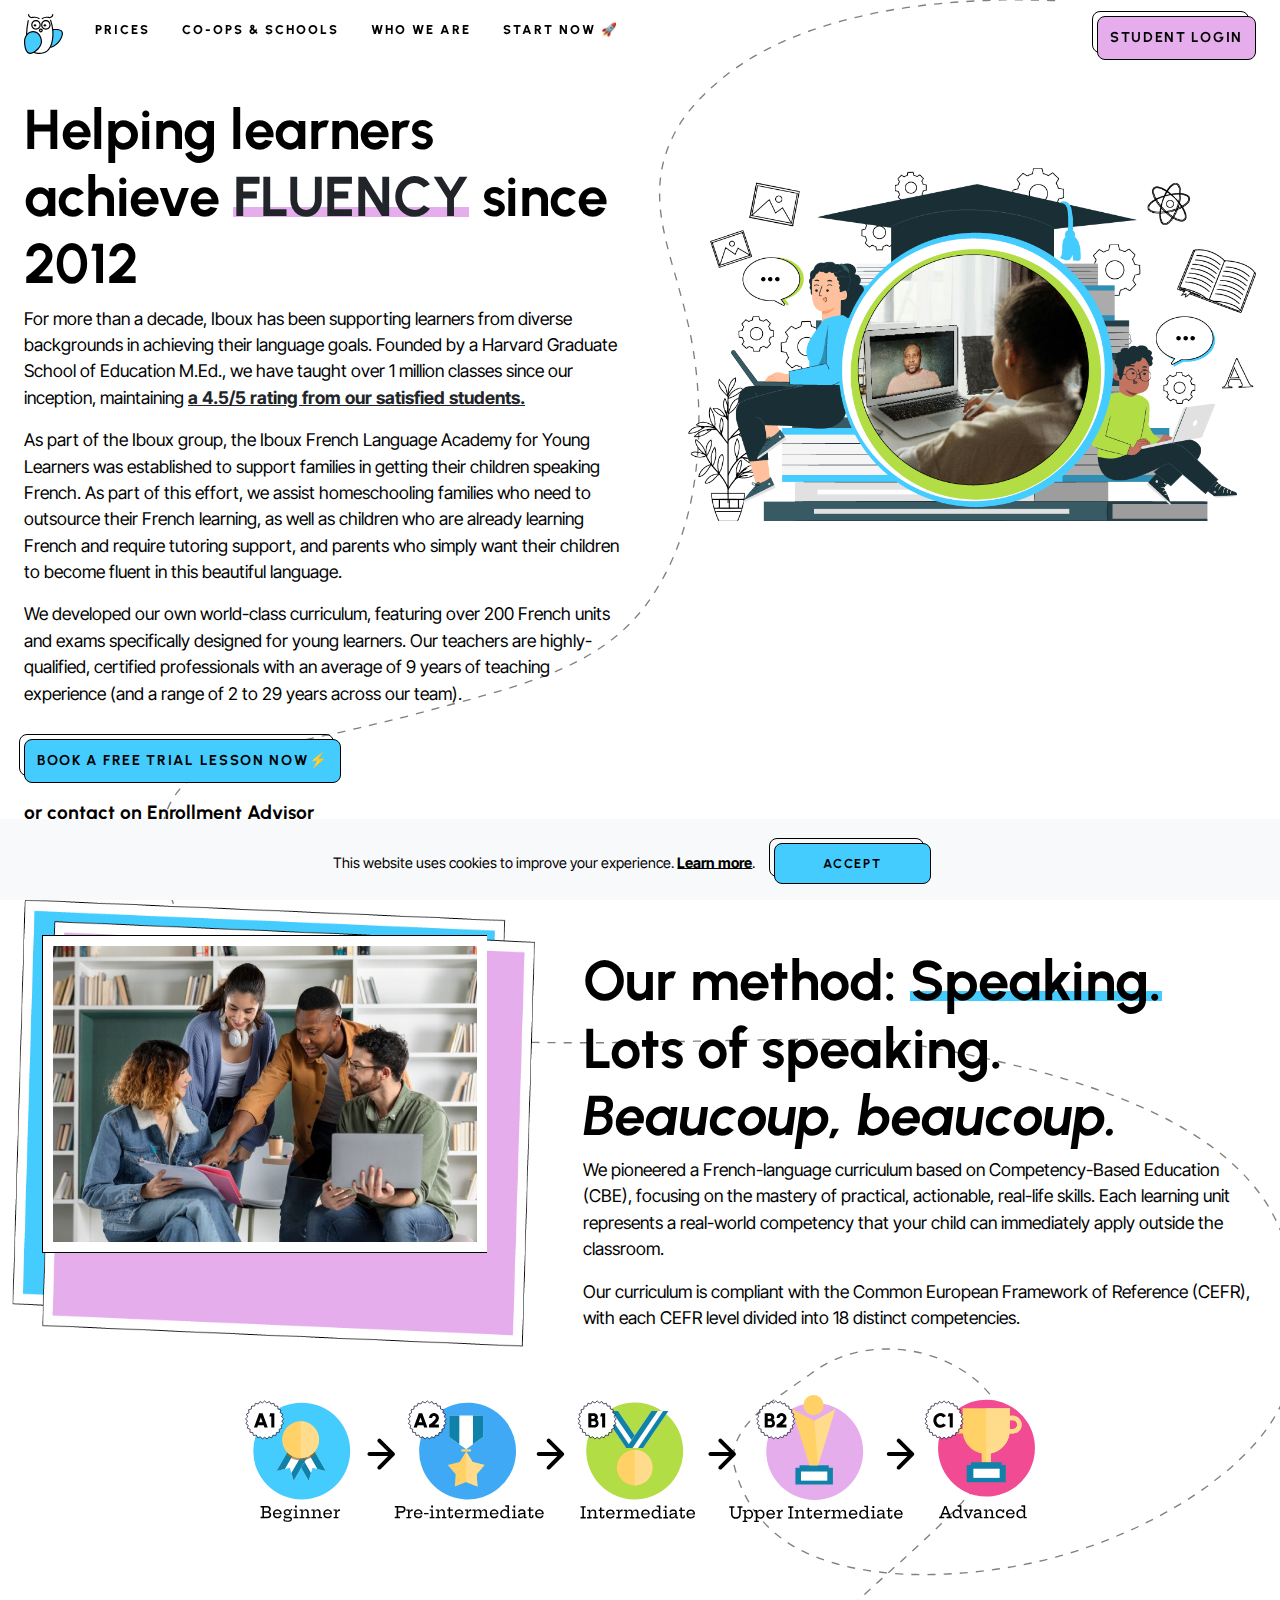
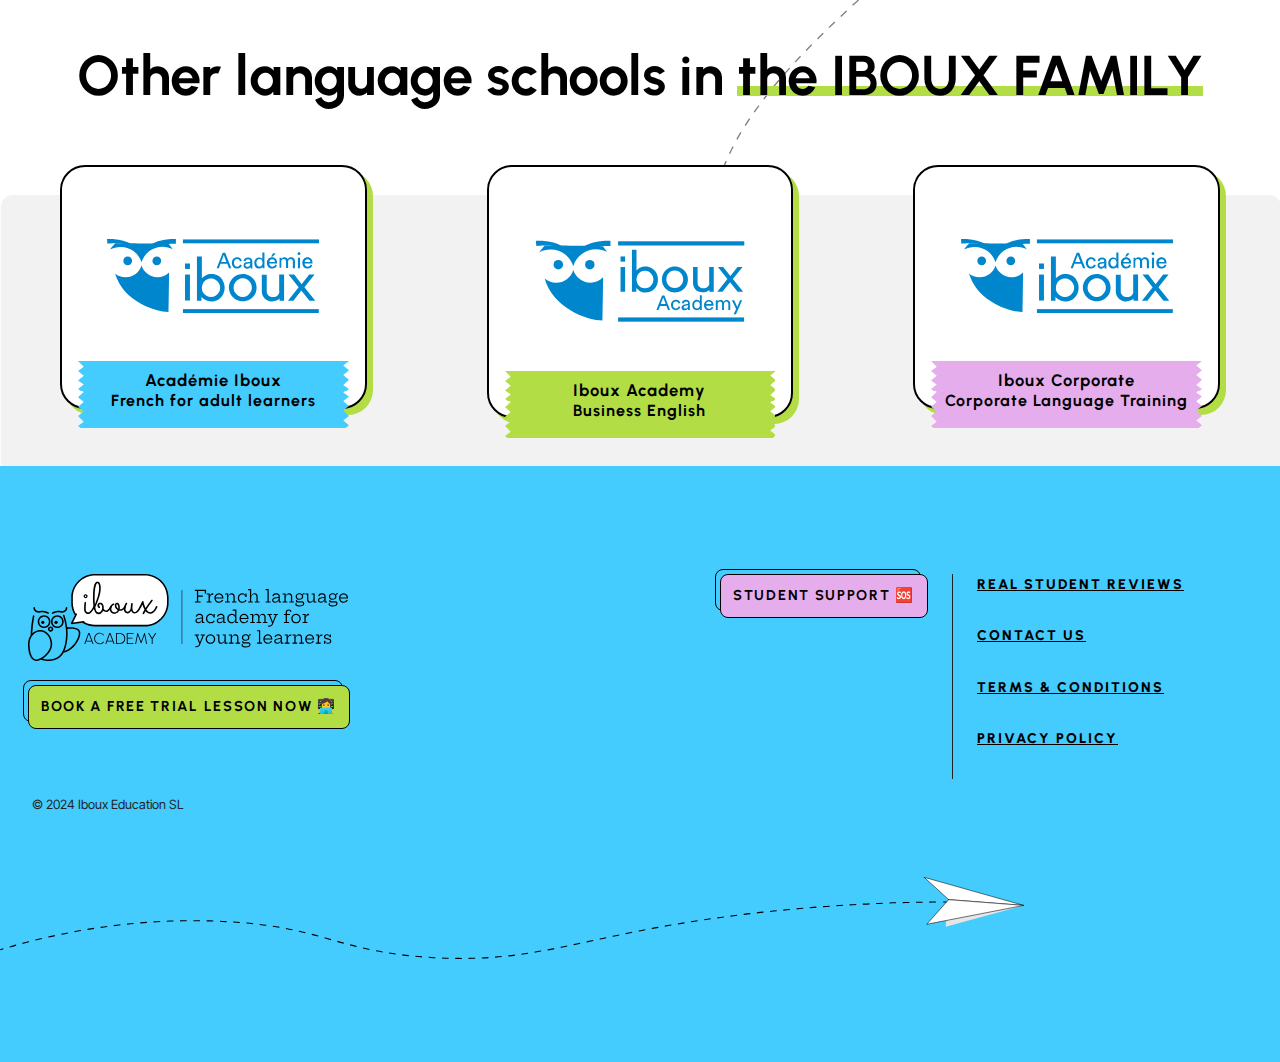
<file: who-we-are.html>
<!DOCTYPE html>
<html lang="es">
  <head>
    <meta charset="UTF-8">
    <meta name="viewport" content="width=device-width, initial-scale=1.0">
    <title>Iboux</title>
    <link rel="icon" href="imagenes/favicon.png" type="image/png">
    <link rel="stylesheet" href="css/bootstrap.min.css">
    <link rel="stylesheet" href="css/bootstrap-icons.min.css">
    <link rel="stylesheet" type="text/css" href="slick/slick.css"/>
    <link rel="stylesheet" href="css/style.css">
    <link rel="preconnect" href="https://fonts.googleapis.com">
    <link rel="preconnect" href="https://fonts.gstatic.com" crossorigin>
    <link href="https://fonts.googleapis.com/css2?family=Inter+Tight:ital,wght@0,400..700;1,400..700&family=Urbanist:ital,wght@0,400..900;1,400..900&display=swap" rel="stylesheet">
</head>
<body>
  <nav id="navbar" class="navbar navbar-expand-lg navbar-light fixed-top">
    <div class="container-fluid p-2 ps-lg-4 pe-lg-4">
      <a class="navbar-brand" href="index.html"><img src="imagenes/logo.svg" height="40px" width="auto" alt=""></a>
      <button class="navbar-toggler x-btn" type="button" data-bs-toggle="collapse" data-bs-target="#navbarSupportedContent" aria-controls="navbarSupportedContent" aria-expanded="false" aria-label="Toggle navigation">
        <span class="navbar-toggler-icon"></span>
        <span class="btn-close p-2 d-none" style="font-size:1.6em"></span>
      </button>
      <div class="collapse navbar-collapse text-center text-md-start" id="navbarSupportedContent">
        <ul class="navbar-nav me-auto mb-2 mb-md-2">
          <li class="nav-item px-2 px-md-2">
            <a class="nav-link" aria-current="page" href="price.html">Prices</a>
          </li>
          <li class="nav-item px-2 px-md-2">
            <a class="nav-link" href="co-ops_&amp;_schools.html">Co-Ops &amp; Schools</a>
          </li>
          <li class="nav-item px-2 px-md-2">
            <a class="nav-link " href="who-we-are.html">Who We Are</a>
          </li>
          <li class="nav-item px-2 px-md-2">
            <a class="nav-link " href="start-now.html">Start Now <span class="emoji">🚀</span></a>
          </li>
        </ul>
        <div class="d-block mx-auto mx-md-0 ">
          <div class="ps-2 ps-md-2 pt-2 pt-md-2 btn-borde text-center text-md-start">
            <a class="btn btn-outline-success btn-new btn-nav fondo-rosa" href="sign-up.html">STUDENT LOGIN</a>
          </div>
        </div>
      </div>
    </div>
  </nav>

    <div class="container-fluid">
      <div class="row pt-4">
        <div class="col-12">
          <div class="container-xxl" style="overflow-x: hidden;">
            <div class="row pt-4 mt-5 pb-5">
                <div class="col-12 col-md-6 order-md-first order-last">
                    <h1 class="mt-4 mt-md-0">Helping learners achieve <span class="mark">FLUENCY</span> since 2012</h1>
                    <p>
                      For more than a decade, Iboux has been supporting learners from diverse backgrounds in achieving their language goals. 
                      Founded by a Harvard Graduate School of Education M.Ed., we have taught over 1 million classes since our inception, 
                      maintaining <a href="https://www.trustpilot.com/review/iboux.com?languages=all&sort=recency&stars=4&stars=5" target="_blank" class="under text-dark"><b>
                      a 4.5/5 rating from our satisfied students.</b></a>
                    </p>
                    <p>
                      As part of the Iboux group, the Iboux French Language Academy for Young Learners was established to support families in 
                      getting their children speaking French. As part of this effort, we assist homeschooling families who need to outsource 
                      their French learning, as well as children who are already learning French and require tutoring support, and parents who 
                      simply want their children to become fluent in this beautiful language.
                    </p>
                    <p>
                      We developed our own world-class curriculum, featuring over 200 French units and exams specifically designed for young 
                      learners. Our teachers are highly-qualified, certified professionals with an average of 9 years of teaching experience 
                      (and a range of 2 to 29 years across our team).
                    </p>
                    <button type="button" class=" btn btn-new my-3 mx-4 mx-md-0">Book a free trial lesson now<span class="emoji">⚡</span></button><br>
                    <a class="destacado d-block text-center text-md-start" href="#">or contact on Enrollment Advisor</a>
                </div>
                <div class="col-12 col-md-6 ps-lg-5 order-md-last order-first">
                    <img class="pt-0 pt-md-5 mt-md-4 mt-2 d-flex d-md-block img-full" src="imagenes/imagen-8.png">
                </div>
            </div>
            <div class="row pt-4 pb-0 mb-5 ">
              <div class="col-12 col-md-5 pe-lg-5 fotos">
                <div class="speaking">
                  <div><img src="imagenes/slide-1.jpg" width="100%" height="auto"></div>
                  <div><img src="imagenes/slide-2.jpg" width="100%" height="auto"></div>
                  <div><img src="imagenes/slide-3.jpg" width="100%" height="auto"></div>
                </div>
              </div>
              <div class="col-12 col-md-7 ps-5">
                <h2 class="mt-5">Our method: <span class="mark-2">Speaking.</span> Lots of speaking. <em>Beaucoup, beaucoup.</em></h2>
                <p>We pioneered a French-language curriculum based on Competency-Based Education (CBE), focusing on the mastery of practical, 
                  actionable, real-life skills. Each learning unit represents a real-world competency that your child can immediately apply 
                  outside the classroom.
                </p>
                <p>
                  Our curriculum is compliant with the Common European Framework of Reference (CEFR), with each CEFR level divided into 18 
                  distinct competencies.
                </p>
              </div>
            </div>
            <div class="row my-0 my-md-4">
              <div class="col-md-2 d-none d-md-block"></div>
              <div class="col-12 col-md-8">
                <div class="container-fluid">
                  <div class="row">
                      <img src="imagenes/level-1.svg" width="100%" height="auto" class="d-none d-md-block">
                      <img src="imagenes/level-2.svg" width="100%" height="auto" class="d-block d-md-none">
                  </div>
                </div>              
              </div>
              <div class="col-md-2 d-none d-md-block"></div>
            </div>
          </div>
        </div>
      </div>
    </div>
    <div class="container-xxl pt-5">
      <div class="row pt-0 pt-md-5 mb-5">
        <div class="col-12 text-center">
          <h2>Other language schools in <span class="mark-3">the IBOUX FAMILY</span></h2>
        </div>
      </div>
      <div id="logos" class="row pb-5">
        <div class="col-12 col-md-4 text-center">
          <div class="cont-logos mx-5 py-4 mt-5 mt-md-0">
            <img src="imagenes/logo-color.svg" width="70%" height="auto" class="d-block mx-auto my-5">
            <div class="mx-0 mx-md-3 cinta-3">
              <h4><b>Académie Iboux
              <p class="m-0 fs-6">French for adult learners</p></b></h4>
            </div>
          </div>
        </div>
        <div class="col-12 col-md-4 text-center">
          <div class="cont-logos mx-5 py-4 mt-5 mt-md-0">
            <img src="imagenes/logo-color-2.svg" width="70%" height="auto" class="d-block mx-auto my-5">
            <div class="mx-0 mx-md-3 cinta">
              <h4><b>Iboux Academy
              <p class="m-0 fs-6">Business English</p></b></h4>
            </div>
          </div>
        </div>
        <div class="col-12 col-md-4 text-center">
          <div class="cont-logos mx-5 py-4 mt-5 mt-md-0">
            <img src="imagenes/logo-color.svg" width="70%" height="auto" class="d-block mx-auto my-5">
            <div class="mx-0 mx-md-3 cinta-2">
              <h4><b>Iboux Corporate
              <p class="m-0 fs-6">Corporate Language Training</p></b></h4>
            </div>
          </div>
        </div>
      </div>
    </div>

    <footer class="container-fluid text-dark">
      <div class="container-xxl p-3 pt-5">
        <div class="row">
          <div class="col-12 col-md-5 d-flex flex-column align-items-center justify-content-start align-items-md-start">
            <img src="imagenes/logo-full.svg" class="logo-footer m-0 mb-4">
              <a href="#"><button type="button" class="btn btn-new btn-nav fondo-verde">Book a free trial lesson now
                <span class="emoji">&#128105;&#8205;&#128187;</span></button></a>
          </div>
          <div class="col-12 col-md-4 mt-4 mt-md-0 pe-md-4 d-flex flex-column align-items-center justify-content-start align-items-md-end">
            <a href="#"><button type="button" class="btn btn-new btn-nav fondo-rosa">STUDENT SUPPORT <span
                class="emoji">&#127384;</span></button></a>
          </div>
          <div class="col-12 col-md-3 mt-4 mt-md-0 mb-5 mb-md-0 ps-md-4 text-center text-md-start border-md-start border-dark">
            <p><a href="#" class="nav-link">REAL STUDENT REVIEWS</a></p>
            <p><a href="#" class="nav-link">CONTACT US<br></a></p>
            <p><a href="#" class="nav-link">TERMS & CONDITIONS</a></p>
            <p><a href="#" class="nav-link">PRIVACY POLICY</a></p>
          </div>
        </div>
        <div class="row">
          <div class="col-12 p-3">
            <p class="copyright text-center text-md-start">© 2024 Iboux Education SL</p>
          </div>
        </div>
      </div>
    </footer>
  
    
    <div id="cookies" class="container-fluid text-center bg-light fixed-bottom">
      <div class="row">
        <div class="col-12 pt-4 pt-md-4">
          <p class="cookies">This website uses cookies to improve your experience. <a href="#" class="under">Learn
              more</a>. 
            <button id="btn-cookies" class="btn btn-new mx-5 px-5 mx-md-3 my-4 my-md-0 d-block d-md-inline mx-auto">Accept</button>
          </p>
        </div>
      </div>
    </div>
   
    <script src="js/jquery-3.6.0.min.js"></script>
    <script src="js/bootstrap.bundle.min.js"></script>
    <script type="text/javascript" src="slick/slick.min.js"></script>
    <script type="text/javascript" src="js/script.js"></script>
</body>
</html>
</file>
<file: css/style.css>
:root {
  --azul: #44ccff;
  --rosa: #e6adec;
  --verde: #b2dd45;
  --negro: #000;
  --blanco: #fff;
  --gris: #e6e6e6;
  --transparente: #fff0;
  --esquina: 8px;
  --sombra-distancia: 6px;
  --borde: 1px solid var(--negro);
}

.urbanist{
  font-family: 'Urbanist';
}

.btn-new, body a, .navbar, .slick-arrow{
  transition: all 0.3s;
}

body {
  font-size: 14px;
  font-family: 'Inter Tight';
  color: var(--negro);
  font-weight: 400;
  padding: 0;
  margin: 0;
}

body.body-login {
  background: url('../imagenes/patron.png');
}

footer, .cuaderno, #seccion-1 .carrusel {
  z-index: 5;
  position: relative;
}

h1, h2, h3 , h4, h5, h6, .title, .btn-new, .nav-link, .destacado{
  font-family: 'Urbanist';
  font-weight: 700;
}

h1, h2{
  font-size: 2.2em;
}

h3{
  font-size: 1.8em;
}

h4{
  font-size: 1.3em;
  font-weight: 400;
}

h5{
  font-size: 1.2em;
}

p{
  font-size: 1.2em;
}

.navbar{
  background-color: var(--blanco);
  padding: 0px;
}

.navbar > .container-xxl{
  padding: 10px;
}

.navbar-collapse{
  background-color: var(--azul);
  padding: 40px;
  z-index: 100;
  margin: 10px -10px -10px;
}

.nav-link{
  text-transform: uppercase;
  letter-spacing: 2px;
  font-size: 0.8em;
  color: var(--negro);
  font-weight: 800;
}

.btn-new{
  background-color: var(--azul);
  border: var(--borde);
  color: var(--negro);
  font-size: 0.9em;
  letter-spacing: 1px;
  font-weight: 20px;
  border-radius: var(--esquina);
  text-transform: uppercase;
  padding: 10px 20px;
  position: relative;
}

.btn-new:after{
  border-radius: var(--esquina);
  border: var(--borde);
  position: absolute;
  content:'';
  width: 100%;
  height: 100%;
  top: calc(-1 * var(--sombra-distancia));
  left: calc(-1 * var(--sombra-distancia));
  z-index: -1;
}

.btn-new:hover{
  background-color: var(--blanco) !important;
  color: var(--negro);
  border: var(--borde);
}

a:hover, .nav-link:hover, .nav-link.active{
  opacity: 1;
  color: var(--blanco);
}

a .btn-new{
  text-decoration: none;
}

.container-xxl{
  max-width: 1440px;
}

footer{
  background-image: url('../imagenes/avion.svg');
  background-size: 300%;
  background-repeat: no-repeat;
  background-position: right -5% bottom 20%;
  background-color: var(--azul);
  padding: 60px 10px 80px;
}


footer > div:first-child{
  padding: 40px 0 120px;
}


footer .nav-link{
  margin-bottom: 30px;
  text-decoration: underline;
}

footer .nav-link:hover{
  color: var(--blanco);
}

.fondo-img{
  background-size: 90%;
}

.logo-footer{
  max-width: 320px;
  height: auto;
  margin: auto;
}

.copyright{
  font-size: 0.8em;
}

.cookies, .cookies .btn-new{
  font-size: 0.9em;
}

.cookies a{
  color: var(--negro);
  font-weight: 700;
  text-decoration: underline;
}


.mark{
  background: var(--transparente);
  background: linear-gradient(180deg, var(--transparente) 65%, var(--rosa) 65%, var(--rosa) 80%, var(--transparente) 80%);
  padding: 0;
}

.mark-2{
  background: var(--transparente);
  background: linear-gradient(180deg, var(--transparente) 65%, var(--azul) 65%, var(--azul) 80%, var(--transparente) 80%);
  padding: 0;
}

.mark-3{
  background: var(--transparente);
  background: linear-gradient(180deg, var(--transparente) 65%, var(--verde) 65%, var(--verde) 80%, var(--transparente) 80%);
  padding: 0;
}

.destacado{
  color: var(--negro);
  font-size: 1.2em;
  text-decoration: none;
  font-weight: 700;
}



.fondo-img {
  background-image: url(../imagenes/fondo-img.svg);
  background-size: 75%;
  background-position: center;
  background-repeat: no-repeat;
}
.border-estandar {
  border-radius: 0 0 20px 0;
  box-shadow: var(--sombra-distancia) var(--sombra-distancia) 0 var(--azul);
  border: 1.5px solid var(--negro);
  position: relative;
}


.punto p{
  font-size: 1em;
  margin: 0;
  line-height: 1.2;
}

.punto:after{
  position: absolute;
  width: 14px;
  border-radius: 7px;
  height: 14px;
  background-color: var(--rosa);
  top: -7px;
  left: calc(50% - 5px);
  content: '';
}

.lista-punto li{
  list-style-type: none; 
  text-indent: -0.5em;
  padding-left: 1em;
}

.lista-punto li:before {
  color: var(--rosa);
  float: left;
  margin: 0 0 0 -0.5em;
  width: 1em;
  content: '\2022';
}

/*-- HOME --*/
#seccion-1{
  padding: 60px 0;
  overflow-x: hidden;
}

.features{
  margin: 0 -20px 0 -40px;
  background: var(--transparente);
  background: linear-gradient(180deg, var(--transparente) 35%, var(--blanco) 35%);
}

.carousel-features  div {
  position: relative;
}

.carousel-features  div  p{
  position: absolute;
  bottom: 40px;
  left: 0;
  font-size: 1.5em;
  line-height: 1.2;
  font-family: 'Urbanist';
  text-align: center;
  width: 100%;
}

.carousel-features  div  p  span{
  font-size: 1.8em;
  font-weight: 900;
}

#seccion-1 .carousel-item{
  padding: 0 30px;
} 

.cuaderno{
  background-image: url('../imagenes/cuaderno2.svg');
  background-size: 105%;
  background-repeat: repeat-y;
  background-position: left -10px bottom 25%;
  padding: 20px 20px 0 40px;
}

#seccion-2{
  background-image: url('../imagenes/cuaderno-v.svg');
  background-position: left top;
  background-size: 60%;
  background-repeat: no-repeat;
}

#seccion-2 .card{
  border: none;
  background: none;
}

#seccion-2 .card:first-child{
  margin-right: 0px;
}

#seccion-2 .card:last-child{
  margin-left: 0px;
}

#seccion-2 .card-title h4{
  font-size: 1.8rem;
}

#seccion-2 ul li{
  font-weight: bold;
}

.img-card-1{
  position: relative;
  width: 95%;
  height: auto;
}

.img-card-2{
  position: relative;
  width: 95%;
  height: auto;
}

#seccion-3 .card {
  min-height: 500px;
  background-image: url(../imagenes/celular.png);
  background-position: top center;
  background-size: 95% 100%;
  background-repeat: no-repeat;
  border: none;
  background-color: transparent;
}
#seccion-3 .card h5{
  font-size: 1.7em;
}
#seccion-4 p{
  font-size: 1.2em;
}

#seccion-4 img{
  width: 85%;
  height: auto;
}

.vaso-1 {
  background-image: url(../imagenes/vaso-1.svg);
  background-position: top right -75%;
  background-size: 80%;
  background-repeat: no-repeat;
}

.vaso-2 {
  background-image: url(../imagenes/vaso-2.svg);
  background-position: top left 2%;
  background-size: 50%;
  background-repeat: no-repeat;
}

.circle-shadow{
  filter: drop-shadow(17px 17px 0px #23b9eb);
}

/*Price*/

#seccion-01, #seccion-02 {
  overflow: hidden;
}

#seccion-01 .list-price-1, #seccion-02 .list-price-2 {
  background: linear-gradient(180deg, var(--transparente) 15%, var(--azul) 15%, var(--azul) 85%, var(--transparente) 85%);
  z-index: 1;
}

#seccion-02 .list-price-2, body.body-login #seccion-01 .list-price-2{
  background: linear-gradient(180deg, var(--transparente) 15%, var(--rosa) 15%, var(--rosa) 85%, var(--transparente) 85%);
  z-index: 1;
}

.list-price-1 div.text-center, .list-price-2 div.text-center {
  border: 2px solid var(--negro);
  background-color: var(--blanco);
  position: relative;
  z-index: 1;
}

.list-price-1 div.text-center button.fondo-rosa, .list-price-2 div.text-center button.fondo-rosa {
  margin-bottom: -20%;
}

#seccion-03 ul, ul.check-1, ul.check-2 {
  list-style: none;
  text-indent: -1.7em;
  padding-left: 1.2rem !important;
}

#seccion-03 ul li:before {
  content: url('../imagenes/check.png');
  margin-right: 10px;
}

.cinta, .cinta-2, .cinta-3 {
  background-size: contain;
  background-position: top center;
  background-repeat: repeat-y;
  padding: 10px 0;
  margin-top: -15%;
  font-weight: 900;
  letter-spacing: 2px;
  font-size: 0.8rem;
}

.cinta, .cinta-2, .cinta-3 {
  background-image: url(../imagenes/cinta.svg);
}

#seccion-03 {
  margin-top: -10%;
  position: relative;
  z-index: 0;
  overflow-x: hidden;
}

#seccion-03 .fondo-cuaderno {
  background-image: url('../imagenes/cuaderno.png');
  background-size: 100% 63%;
  background-position: bottom right;
  background-repeat: no-repeat;
  position: relative;
  z-index: -1;
}

#seccion-03 div.fondo-img img.border-estandar {
  width: 92%;
  height: auto;
  margin: 20% 0 0%;
}

#seccion-03 .fondo-img {
  background-size: 75%;
  background-position: top 35px center;
}

.list-price-1 button.btn-new, .list-price-2 button.btn-new {
  font-size: 0.9rem;
}

.list-price-1 button.btn-new p, .list-price-1 button.btn-new p {
  font-size: 0.8rem;
}

.list-price-1 .col-6:nth-child(odd) .cont-price, .list-price-2 .col-6:nth-child(odd) .cont-price {
  border-radius: 0 20px 20px 0;
}

.list-price-1 .col-6:nth-child(even) .cont-price, .list-price-2 .col-6:nth-child(even) .cont-price {
  border-radius: 20px 0 0 20px;
}

/*Co-Ops*/

#seccion-001 .container-xxl {
  background-image: none;
}

#seccion-001 .fondo-img {
  background-size: 87%;
}

#seccion-001 .fondo-img img.border-estandar{
  width: 100%;
  height: auto;
  margin: 50px 0 0px 0;
}

#seccion-002{
  overflow-x: hidden;
}

#seccion-002 .cinta, #seccion-002 .cinta-2, #seccion-002 .cinta-3 {
  padding: 10px 11px;
  font-size: 0.7rem;
  font-weight: 900;
  letter-spacing: 2px;
  margin-top: -30px;
}

#seccion-002 ul.check-1 li:before, #seccion-002 ul.check-2 li:before {
  content: url('../imagenes/check-3.png');
  margin-right: 10px;
}


#calender {
  display: none;
}

.carpeta-verde, .hoja-1, .hoja-2 {
  background-image: none;
  background-color: var(--blanco);
  z-index: -2;
  position: relative;
  background-size: 100% 100%;
  background-image: none;
}

.hoja-1 {
  background-color: var(--azul);
  z-index: -1;
}

.hoja-2 {
  background-color: var(--rosa);
  z-index: -1;
}

/*Who we are*/

.img-full {
  width: 120%;
  height: auto;
  margin-left: -30px;
}

.fotos{
  background-image: url('../imagenes/imagen-9.png');
  background-position: top center;
  background-size: 100% 100%;
  background-repeat: no-repeat;
  padding: 7% 6.4% 3.4% 6%;
}

.fotos .slick-slide{
  padding: 10px;
  background-color: var(--blanco);
  border: var(--borde);
}

.level{
  border: 2px solid #000;
  font-size: 2.5rem;
}

.level.next:after {
  content: url(../imagenes/arror-next.png);
  position: absolute;
  margin-left: 30%;
  font-size: 4rem;
  margin-top: -14px;
  color: var(--negro);
}

.level.back:after {
  content: url(../imagenes/arror-back.png);
  position: absolute;
  margin-left: -50%;
  font-size: 4rem;
  margin-top: -15px;
  color: var(--negro);
}

#logos {
  background-image: url(../imagenes/cuadro-gris.png);
  background-position: top 30px center;
  background-size: 95% 100%;
  background-repeat: no-repeat;
}

#logos div.cinta, #logos .cinta-2, #logos .cinta-3 {
  background-size: 100%;
  background-position: top center;
  background-repeat: repeat-y;
  padding: 10px 0;
  margin-top: 5px;
  letter-spacing: 1px;
  font-weight: 900;
  margin-bottom: -15%;
}

#logos div.cinta {
  background-image: url('../imagenes/cinta.svg');
}
#logos .cinta-2 {
  background-image: url('../imagenes/cinta-3.svg');
}
#logos .cinta-3 {
  background-image: url('../imagenes/cinta-2.svg');
}

.cont-logos{
  border: 2px solid #000;
  border-radius: 25px;
  background-color: var(--blanco);
  box-shadow: var(--sombra-distancia) var(--sombra-distancia) 0 var(--verde);
}

/*Start now*/

.cal-m{
  margin-bottom: -30px;
}

.fondo-calendario {
  background-image: none;
  background-color: var(--rosa);
  background-size: contain;
  background-position: top center;
  background-repeat: no-repeat;
}

.fondo-calendario .inner iframe{
  height: 890px;
  width: 100%;
}

.fondo-calendario .inner .calendly-inline{
  min-width: 320px;
  height: 855px;
}

.lineas-verdes{
  background-image: url('../imagenes/lineas-verde.png');
  background-size: cover;
  background-position: top center;
  position: relative;
  z-index: 0;
}

.lineas-verdes .sec-1{
  background-color: var(--blanco);
  border: 2px solid #000;
  position: relative;
  z-index: 1;
  max-width: 800px;
  margin: auto;
}

/*Login*/
body.body-login #seccion-01, body.body-login #seccion-03{
  background-color: var(--blanco);
  z-index: -1;
  position: relative;
}

body.body-login #seccion-03{
  margin-top:0;
}

body.body-login #seccion-01{
  margin-top: 100px !important;
}

body.body-login #seccion-03 div.fondo-img img.border-estandar {
  width: 92%;
  height: auto;
  margin: 13% 0 15%;
}

.form-container, .contact-form {
  background-color: var(--blanco);
  padding: 30px;
  border-radius: 10px;
  max-width: 500px;
  margin: 50px auto;
  box-shadow: var(--sombra-distancia) var(--sombra-distancia) 0 var(--azul);
  border: 1.5px solid var(--negro);
}
.form-container h1, .contact-form h2 {
  font-weight: bold;
  text-align: center;
}
.form-container label, .contact-form label, input[type=text], select, option{
  font-weight: 700 !important;
  font-family: 'Urbanist';
}

input[type=text], input[type=email], select, textarea{
  background-color: var(--gris) !important;
  border: 1px solid var(--negro) !important;
}

option:hover {
  background: var(--azul);
}

.form-container button[type=submit]{
  margin-bottom: -50px;
}

/* sign-up */


.slick-arrow {
  position: absolute;
  top: calc(50% - 25px);
  height: 40px;
  width: 40px;
  opacity: 1;
  border: var(--borde);
  border-radius: 50%;
  background: var(--blanco);
  box-shadow: 3px 3px 0px var(--verde);
  background-size: 65%;
  z-index: 30;
  color: transparent;
}

.slick-prev {
  background-image: url('../imagenes/prev.svg') !important;
  background-size: 65%;
  background-repeat: no-repeat;
  background-position: center;
  left: -20px;
}

.slick-next {
  background-image: url('../imagenes/next.svg') !important;
  background-size: 65%;
  background-repeat: no-repeat;
  background-position: center;
  right: -20px;
}

.slick-arrow:hover {
  position: absolute;
  background-color: var(--azul);
}

@media only screen and (min-width : 767px) and (max-width : 991px) {
/*-- HOME --*/
.cuaderno{
  background-image: url('../imagenes/cuaderno.svg');
  background-size: contain;
  background-repeat: no-repeat;
  background-position: top -10px right -50%;
  padding: 20px 0 0;
}

#seccion-2 {
  background-image: url('../imagenes/recuadro.svg');
  background-position: center top;
  background-size: 70%;
  background-repeat: no-repeat;
}

.vaso-1 {
  background-image: url(../imagenes/vaso-1.svg);
  background-position: top right 2%;
  background-size: 35%;
  background-repeat: no-repeat;
}

.vaso-2 {
  background-image: url(../imagenes/vaso-2.svg);
  background-position: top left 2%;
  background-size: 30%;
  background-repeat: no-repeat;
}
footer{
  background-image: url('../imagenes/avion.svg');
  background-size: 100%;
  background-repeat: no-repeat;
  background-position: right 20px bottom 20%;
  padding: 60px 10px 200px;
}
#seccion-03 .fondo-cuaderno {
  background-size: 100%;
  background-position: top left -1%;
}
#seccion-03 .fondo-img {
  background-position: center;
}
}

@media screen and (min-width: 992px) {

  body {
    font-size: 16px;
    background-image: url(../imagenes/linea-body.svg);
    background-size: 94%;
    background-repeat: no-repeat;
    background-position: top 10% right -20%;
  }

  body.body-login {
    background: url('../imagenes/patron.png');
  }
  
  .navbar{
    background-color: var(--transparente);
  }
  
  .navbar.scrolled{
    background-color: var(--blanco);
    border-bottom: var(--borde);
  }
  
  .navbar > .container-xxl{
    padding: 10px;
  }
  
  .navbar-collapse{
    background-color: var(--transparente);
    padding: 0;
    margin: 0;
  }
  
  .nav-link{
    font-size: 0.8em;
  }
  
  footer{
    background-image: url('../imagenes/avion.svg');
    background-size: 80%;
    background-repeat: no-repeat;
    background-position: left 0 bottom 20%;
    padding: 60px 10px 200px;
  }
  
  a:hover, .nav-link:hover, .nav-link.active{
    opacity: 1;
    color: var(--azul);
  }
  
  h1, h2{
    font-size: 3.5em;
  }
  
  h3{
    font-size: 2em;
  }
  
  h4{
    font-size: 1.3em;
  }
  
  h5{
    font-size: 1.5em;
  }
  
  p{
    font-size: 1.1em;
  }
  
  .btn-new{
    font-size: 0.9em;
    padding: 10px 12px;
    letter-spacing: 1.7px;
  }

  .border-md-start{
    border-left: var(--borde);
  }
  
  /*-- HOME --*/
  .cuaderno{
    background-image: url('../imagenes/cuaderno.svg');
    background-size: contain;
    background-repeat: no-repeat;
    background-position: top -10px right 0px;
    padding: 20px 0 0;
  }
  
  #seccion-1{
    padding: 0;
    overflow-x: hidden;
  }
  
  .features{
    margin: 0;
    padding: 0 50px 0 0 ;
    background: var(--transparente);
  }
  
  .carousel-features{
    padding: 0;
  }
  
  .carousel-features  div  p{
    bottom: 20px;
    font-size: 1.2em;
  }
  
  .carousel-features  div  p  span{
    font-size: 1.8em;
  }

  #seccion-1 h1{
    max-width: 70%;
  }

  #seccion-2 h2, #seccion-2 h4{
      max-width: 1280px;
      margin: auto;
    }
  
  
    #seccion-2  .card{
      border: var(--borde);
      border-radius: var(--esquina);
      background-color: var(--blanco);
    }
  
    
  #seccion-2 {
      background-image: url('../imagenes/recuadro.svg');
      background-position: center bottom;
      background-size: 85%;
      background-repeat: no-repeat;
    }
  
  #seccion-2 .card{
    min-height: 420px;
  }
  
  #seccion-2 .card:nth-child(1){
    margin-right: -10px;
  }
  
  #seccion-2 .card:nth-child(3){
    margin-left: -10px;
  }

  #seccion-3 {
    max-width: 1920px;
    margin-left: auto;
    margin-right: auto;
  }
  
  #seccion-3 .card {
    min-height: 570px;
    background-image: url(../imagenes/celular.png);
    background-position: top center;
    background-size: 95% 100%;
    background-repeat: no-repeat;
  }
  
  #seccion-3 .card h5{
    font-size: 1.4em;
  }
  
  .img-card-1{
    position: absolute;
    width: 83%;
    height: auto;
  }
  
  .img-card-2{
    position: absolute;
    width: 85%;
    height: auto;
  }
  
  #seccion-4 img{
    width: 65%;
    height: auto;
  }
  
  .vaso-1 {
    background-image: url(../imagenes/vaso-1.svg);
    background-position: top right;
    background-size: 30%;
    background-repeat: no-repeat;
  }
  
  .vaso-2 {
    background-image: url(../imagenes/vaso-2.svg);
    background-position: top left 5%;
    background-size: 27%;
    background-repeat: no-repeat;
  }

  /*Price*/

  .list-price-1 div.text-center, .list-price-2 div.text-center {
    border-radius: 20px !important;
  }

  #seccion-03 .fondo-cuaderno {
    background-size: 51% 101%;
    background-position: top left -1%;
  }

  #seccion-03 div.fondo-img{
    background-position: top 65% center;
    background-size: 80%;
  }

  #seccion-03 div.fondo-img img.border-estandar{
    width:80%; 
    height:auto; 
    margin: 25% auto 15%;
  }

  .cinta, .cinta-2, .cinta-3 {
    background-size: contain;
    padding: 10px 0;
    font-weight: 900;
    letter-spacing: 1px;
  }

  .list-price-1 button.btn-new, .list-price-2 button.btn-new {
    font-size: 1rem;
  }

  .list-price-1 button.btn-new p, .list-price-1 button.btn-new p {
    font-size: 0.9rem;
  }

  /*Co-Ops */

  #seccion-001 .fondo-img {
    background-size: 100%;
}

  #seccion-001 .container-xxl {
    background-image: url('../imagenes/tablet.png');
    background-size: 100% 100%;
    background-position: center;
    background-repeat: no-repeat;
    z-index: 1;
    position: relative;
}

.carpeta-verde, .hoja-1, .hoja-2 {
    background-size: 97% 100%;
    background-position: top center;
    background-repeat: no-repeat;
    background-color: transparent;
}

.carpeta-verde {
    background-image: url('../imagenes/carpeta.png'); background-size: 100% 100%;
}

.hoja-1 {
    background-image: url('../imagenes/hoja-1.png');
}

.hoja-2 {
    background-image: url('../imagenes/hoja-2.png');
}

.cinta-2 {
    background-image: url('../imagenes/cinta-2.svg');
}

.cinta-3 {
    background-image: url('../imagenes/cinta-3.svg');
}

#seccion-002 ul.check-1 li:before {
  content: url('../imagenes/check-2.png');
  margin-right: 10px;
}

#seccion-002 ul.check-2 li:before {
  content: url('../imagenes/check.png');
  margin-right: 10px;
}

#seccion-002 .cinta, #seccion-002 .cinta-2, #seccion-002 .cinta-3 {
  padding: 10px 20px;
  font-size: 0.9rem;
}


/*Who we are*/
.img-full{
  width: 100%;
  height: auto;
  margin: auto;
}

.fotos {
  padding: 2.8% 2.4% 1.3% 2.4%;
}

.level.next:after, .level.back:after {
  content: url(../imagenes/arror.png);
  position: absolute;
  margin-left: 36px;
  font-size: 4rem;
  margin-top: -15px;
  color: var(--negro);
}

#logos {
  background-position: top 30px center;
  background-size: cover;
}

/*Start now*/
.fondo-calendario {
  background-color: transparent; 
}

.fondo-calendario .inner iframe{
  height: 695px;
  max-width: 1080px;
  background-image: url(../imagenes/calendario.png);
  background-size: 90% 95%;
    background-position: 20% 50%;
  background-repeat: no-repeat;
  padding-top: 18px;
}

.fondo-calendario .inner .calendly-inline{
  min-width: 630px;
  height: 855px;
}

/*login*/
body.body-login #seccion-03 div.fondo-img img.border-estandar {
  width: 80%;
  height: auto;
  margin: 15% auto 15%;
}

}
  

  
  .fondo-azul{
    background-color: var(--azul);
  }
  .fondo-rosa{
    background-color: var(--rosa) !important;
  }
  .fondo-verde{
    background-color: var(--verde);
  }
  .fondo-blanco{
    background-color: var(--blanco);
  }
</file>
